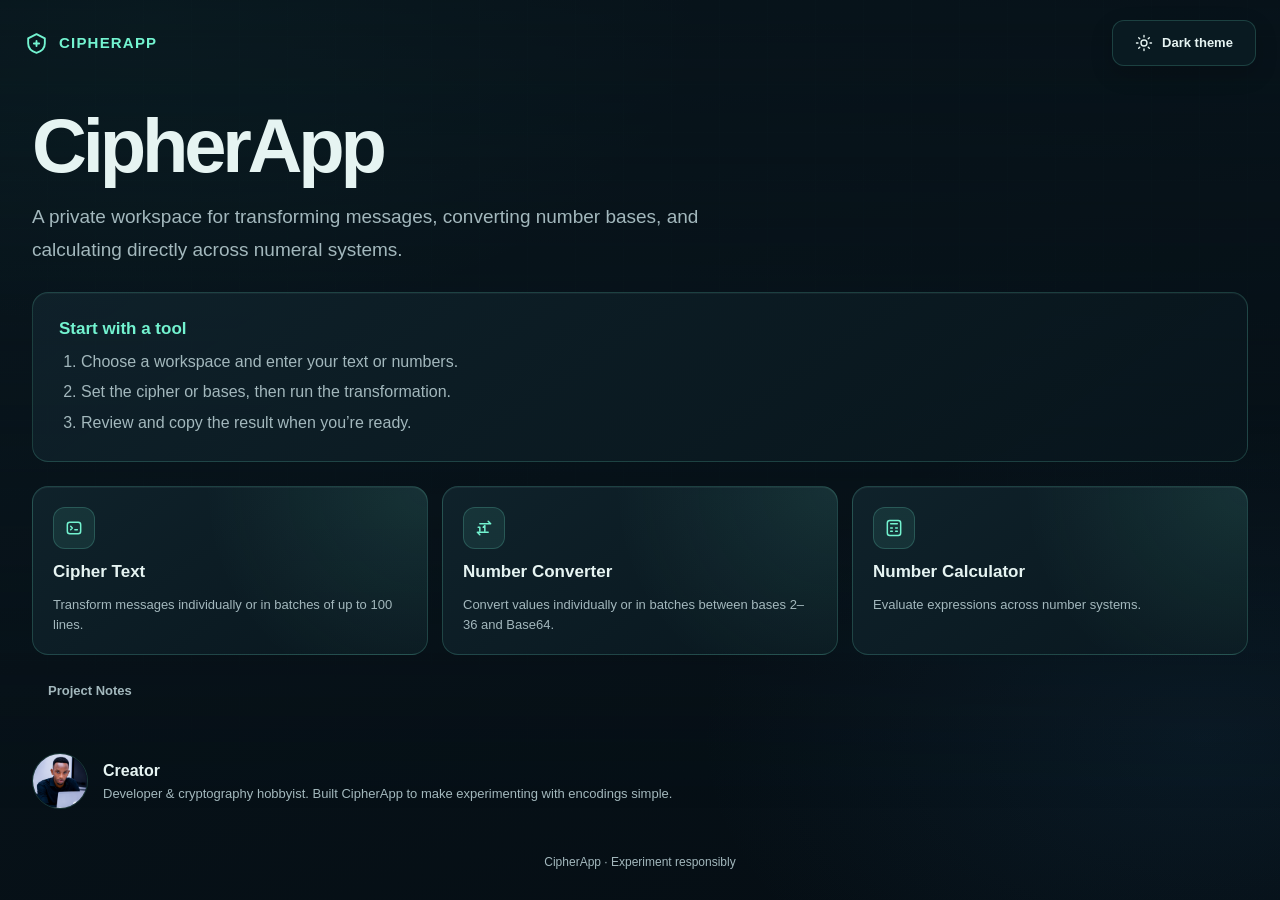
<file: index.html>
<!doctype html>
<html lang="en">
  <head>
    <meta charset="utf-8" />
    <meta name="viewport" content="width=device-width, initial-scale=1" />
    <meta name="theme-color" content="#071219" />
    <title>CipherApp — Home</title>
    <script src="theme.js"></script>
    <link rel="preconnect" href="https://fonts.googleapis.com" />
    <link rel="preconnect" href="https://fonts.gstatic.com" crossorigin />
    <link
      href="https://fonts.googleapis.com/css2?family=JetBrains+Mono:wght@300;400;600&display=swap"
      rel="stylesheet"
    />
    <link rel="stylesheet" href="style.css" />
  </head>
  <body>
    <a class="skip-link" href="#main-content">Skip to content</a>
    <div class="matrix"></div>
    <header class="topbar">
      <div class="brand">
        <svg
          class="brand-mark"
          viewBox="0 0 24 24"
          fill="none"
          stroke="currentColor"
          stroke-width="1.8"
          stroke-linecap="round"
          stroke-linejoin="round"
          aria-hidden="true"
          focusable="false"
        >
          <path d="M12 3 20 7v5c0 4.5-3.1 7.5-8 9-4.9-1.5-8-4.5-8-9V7l8-4Z" />
          <path d="M9.5 12h5M12 9.5v5" />
        </svg>
        CipherApp
      </div>
      <button
        class="theme-toggle"
        type="button"
        data-theme-toggle
        aria-label="Switch to light theme"
        aria-pressed="false"
      >
        <svg
          class="theme-icon theme-icon-sun"
          viewBox="0 0 24 24"
          fill="none"
          stroke="currentColor"
          stroke-width="1.8"
          stroke-linecap="round"
          stroke-linejoin="round"
          aria-hidden="true"
          focusable="false"
        >
          <circle cx="12" cy="12" r="4" />
          <path d="M12 2v2m0 16v2M4.93 4.93l1.42 1.42m11.3 11.3 1.42 1.42M2 12h2m16 0h2M4.93 19.07l1.42-1.42m11.3-11.3 1.42-1.42" />
        </svg>
        <svg
          class="theme-icon theme-icon-moon"
          viewBox="0 0 24 24"
          fill="none"
          stroke="currentColor"
          stroke-width="1.8"
          stroke-linecap="round"
          stroke-linejoin="round"
          aria-hidden="true"
          focusable="false"
        >
          <path d="M20.5 15.5A8.5 8.5 0 0 1 8.5 3.5a8.6 8.6 0 1 0 12 12Z" />
        </svg>
        <span class="theme-label">Dark theme</span>
      </button>
    </header>

    <main class="center" id="main-content" tabindex="-1">
      <h1>CipherApp</h1>
      <p class="lead">
        A private workspace for transforming messages, converting number bases,
        and calculating directly across numeral systems.
      </p>

      <section class="how">
        <h2>Start with a tool</h2>
        <ol>
          <li>Choose a workspace and enter your text or numbers.</li>
          <li>Set the cipher or bases, then run the transformation.</li>
          <li>Review and copy the result when you’re ready.</li>
        </ol>
      </section>

      <nav class="actions-row" id="tools" aria-label="CipherApp tools">
        <a class="big-btn" href="ciphertext.html">
          <span class="tool-icon">
            <svg
              viewBox="0 0 24 24"
              fill="none"
              stroke="currentColor"
              stroke-width="1.8"
              stroke-linecap="round"
              stroke-linejoin="round"
              aria-hidden="true"
              focusable="false"
            >
              <rect x="4" y="5" width="16" height="14" rx="3" />
              <path d="m8 10 2 2-2 2M13 14h3" />
            </svg>
          </span>
          Cipher Text
          <span class="tool-description">Transform messages individually or in batches of up to 100 lines.</span>
        </a>
        <a class="big-btn" href="numconv.html">
          <span class="tool-icon">
            <svg
              viewBox="0 0 24 24"
              fill="none"
              stroke="currentColor"
              stroke-width="1.8"
              stroke-linecap="round"
              stroke-linejoin="round"
              aria-hidden="true"
              focusable="false"
            >
              <path d="M7 7h13l-3-3M17 17H4l3 3" />
              <path d="M5 11h2v5M13 11h-2l2-2v7" />
            </svg>
          </span>
          Number Converter
          <span class="tool-description">Convert values individually or in batches between bases 2–36 and Base64.</span>
        </a>
        <a class="big-btn" href="numcalc.html">
          <span class="tool-icon">
            <svg
              viewBox="0 0 24 24"
              fill="none"
              stroke="currentColor"
              stroke-width="1.8"
              stroke-linecap="round"
              stroke-linejoin="round"
              aria-hidden="true"
              focusable="false"
            >
              <rect x="4" y="3" width="16" height="18" rx="3" />
              <path d="M8 7h8M8 12h2M14 12h2M8 16h2M14 16h2" />
            </svg>
          </span>
          Number Calculator
          <span class="tool-description">Evaluate expressions across number systems.</span>
        </a>
      </nav>

      <div class="extra-row">
        <a class="link-btn" href="README.md">Project Notes</a>
      </div>

      <aside class="dev-card">
        <img
          src="imgs/ME.png"
          alt="Creator"
          class="dp"
          width="56"
          height="56"
          loading="lazy"
        />
        <div>
          <div class="dev-name">Creator</div>
          <div class="dev-bio">
            Developer & cryptography hobbyist. Built CipherApp to make
            experimenting with encodings simple.
          </div>
        </div>
      </aside>
    </main>

    <footer class="footer">CipherApp · Experiment responsibly</footer>
  </body>
</html>
</file>
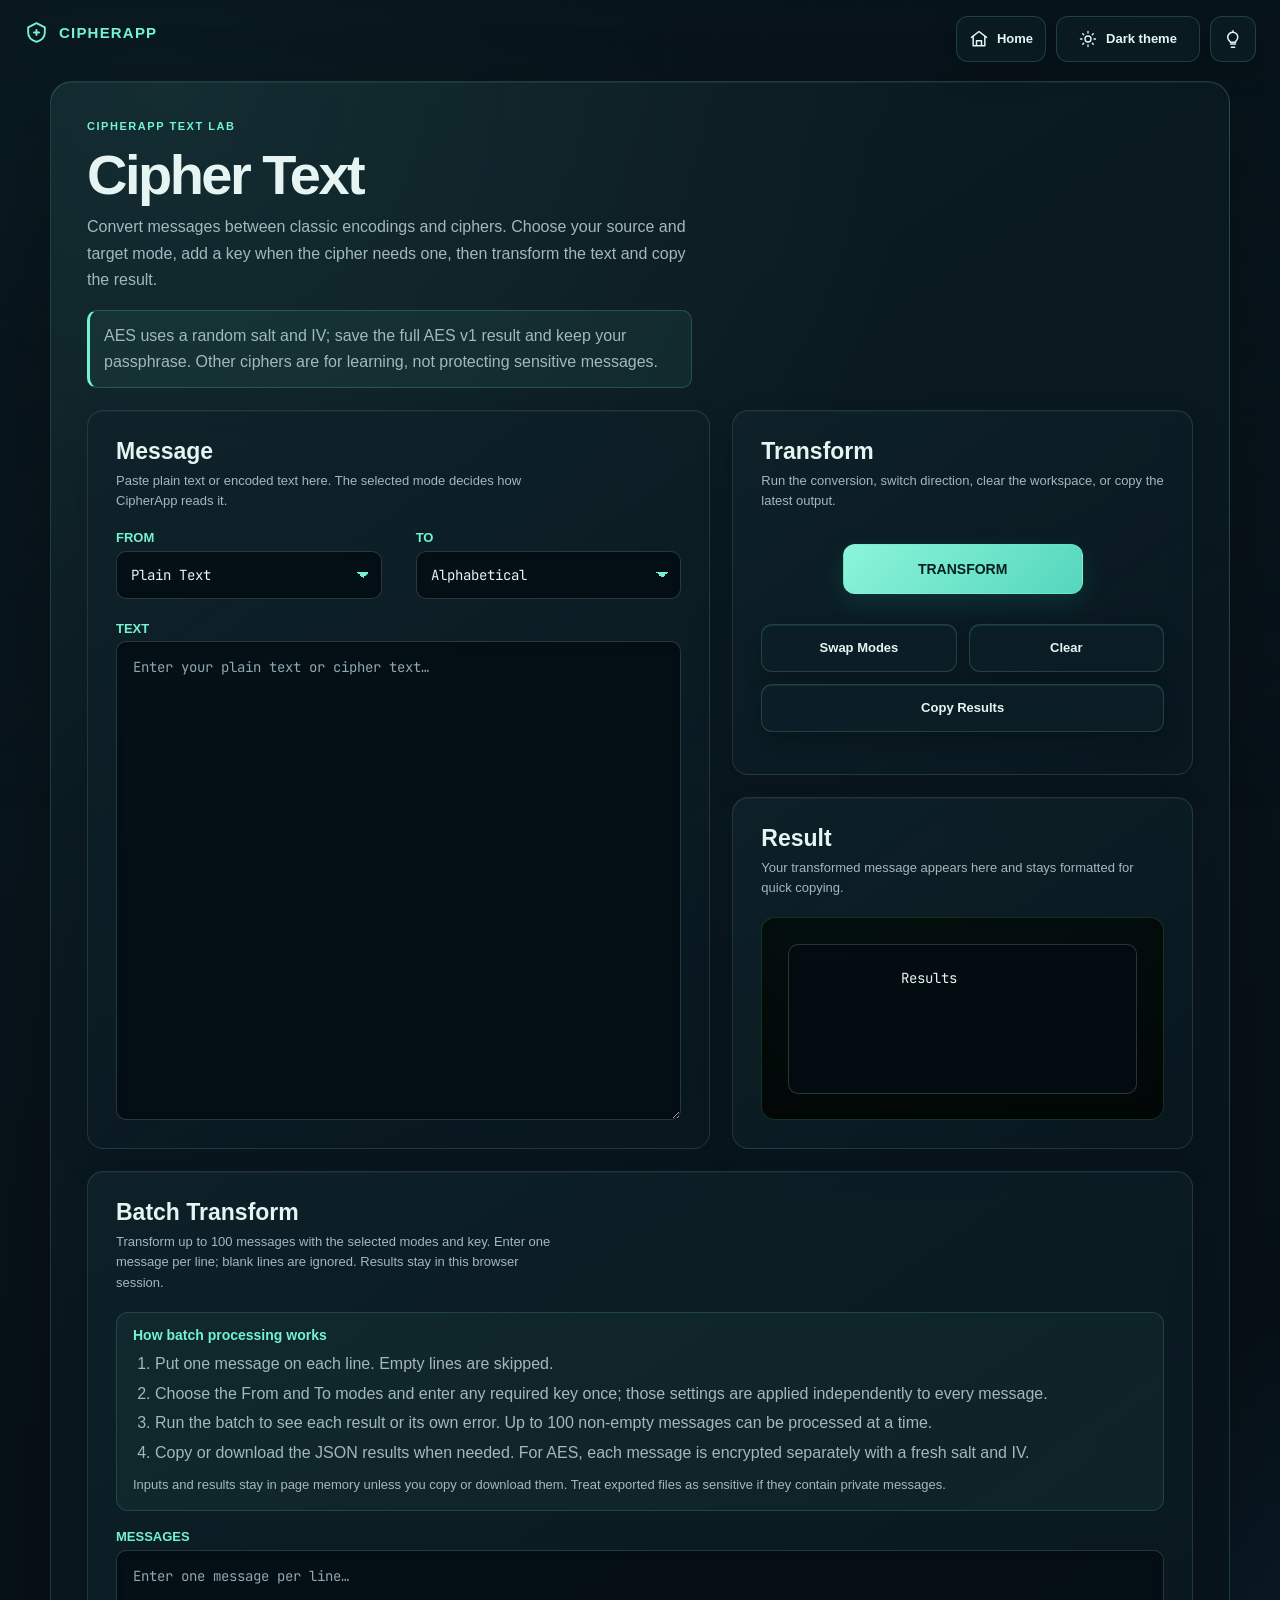
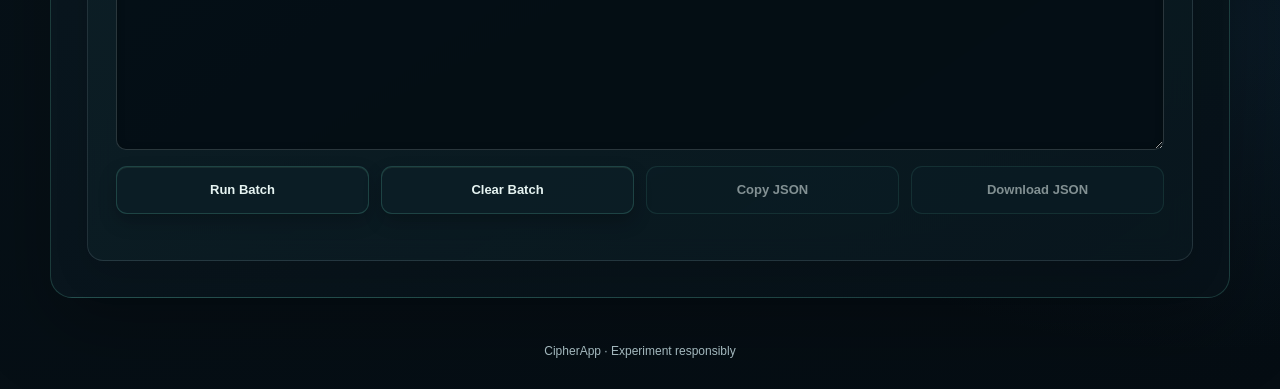
<file: ciphertext.html>
<!doctype html>
<html lang="en">
  <head>
    <meta charset="utf-8" />
    <meta name="viewport" content="width=device-width, initial-scale=1" />
    <meta name="theme-color" content="#071219" />
    <title>CipherApp — Cipher Text</title>
    <script src="theme.js"></script>
    <link rel="preconnect" href="https://fonts.googleapis.com" />
    <link rel="preconnect" href="https://fonts.gstatic.com" crossorigin />
    <link
      href="https://fonts.googleapis.com/css2?family=JetBrains+Mono:wght@300;400;600&display=swap"
      rel="stylesheet"
    />

    <style>
      body {
        background:
          radial-gradient(
            circle at 14% 8%,
            rgba(57, 255, 20, 0.15),
            transparent 28%
          ),
          radial-gradient(
            circle at 86% 92%,
            rgba(7, 104, 31, 0.34),
            transparent 24%
          ),
          linear-gradient(180deg, #031006 0%, #000500 100%);
      }

      .center {
        width: min(100% - clamp(20px, 5vw, 72px), 1360px);
        max-width: none;
        margin: clamp(12px, 3vh, 34px) auto;
        padding: 0;
        flex: 1;
      }

      .cipher-shell {
        display: grid;
        grid-template-columns: minmax(0, 1fr);
        gap: clamp(16px, 2vw, 26px);
        width: 100%;
        min-height: calc(100vh - clamp(24px, 6vh, 68px));
        border: 1px solid rgba(105, 255, 126, 0.1);
        border-radius: 18px;
        background:
          radial-gradient(
            circle at 10% 0%,
            rgba(57, 255, 20, 0.12),
            transparent 34%
          ),
          linear-gradient(180deg, rgba(8, 35, 14, 0.64), rgba(1, 11, 4, 0.52)),
          #041007;
        color: #e9ffe9;
        padding: clamp(18px, 3vw, 38px);
        box-shadow:
          0 24px 70px rgba(0, 0, 0, 0.46),
          inset 0 1px 0 rgba(184, 247, 176, 0.08);
      }

      .workspace-intro {
        display: grid;
        gap: 10px;
        max-width: 760px;
      }

      .workspace-kicker {
        color: #82e97e;
        font-size: clamp(11px, 1.2vw, 13px);
        font-weight: 600;
        text-transform: uppercase;
      }

      .workspace-intro h1 {
        margin: 0;
        color: #ecffdd;
        font-size: clamp(34px, 5vw, 68px);
        line-height: 0.95;
      }

      .workspace-intro p {
        max-width: 68ch;
        margin: 0;
        color: #a6caa4;
        font-size: clamp(13px, 1.5vw, 16px);
        line-height: 1.65;
      }

      .wire-panel {
        border: 1px solid rgba(105, 255, 126, 0.08);
        border-radius: 16px;
        background: linear-gradient(
          180deg,
          rgba(6, 28, 11, 0.38),
          rgba(2, 13, 5, 0.3)
        );
        padding: clamp(16px, 2.2vw, 26px);
        box-shadow:
          inset 0 1px 0 rgba(184, 247, 176, 0.07),
          0 14px 32px rgba(0, 0, 0, 0.22);
        backdrop-filter: blur(8px);
      }

      .panel-heading {
        display: flex;
        justify-content: space-between;
        gap: 18px;
        align-items: end;
        margin-bottom: clamp(14px, 2vw, 22px);
      }

      .panel-heading h2 {
        margin: 0;
        color: #eaffdf;
        font-size: clamp(17px, 2vw, 23px);
        line-height: 1.1;
      }

      .panel-heading p {
        max-width: 42ch;
        margin: 0;
        color: #91b891;
        font-size: clamp(11px, 1.4vw, 13px);
        line-height: 1.5;
      }

      .mode-row {
        display: grid;
        grid-template-columns: minmax(0, 1fr) minmax(0, 1fr);
        gap: clamp(12px, 3vw, 34px);
        align-items: start;
        margin-bottom: clamp(14px, 2vw, 22px);
      }

      .field-group {
        display: flex;
        flex-direction: column;
        gap: 5px;
        min-width: 0;
      }

      .field-group label,
      .control-title,
      .output-label {
        color: #a8efaa;
        font-size: clamp(10px, 1.8vw, 12px);
        font-weight: 600;
        text-transform: uppercase;
        line-height: 1.2;
      }

      .field-group input,
      .field-group select,
      .field-group textarea {
        width: 100%;
        min-width: 0;
        border: 1px solid rgba(105, 255, 126, 0.26);
        border-radius: 8px;
        background: rgba(1, 8, 3, 0.82);
        color: #ecffdd;
        font-family: inherit;
        font-size: clamp(11px, 2vw, 13px);
        outline: none;
        box-shadow: inset 0 1px 12px rgba(0, 0, 0, 0.3);
        transition:
          border-color 160ms ease,
          box-shadow 160ms ease,
          background 160ms ease;
      }

      .field-group input:focus,
      .field-group select:focus,
      .field-group textarea:focus {
        border-color: rgba(57, 255, 20, 0.76);
        background: rgba(2, 16, 6, 0.94);
        box-shadow:
          0 0 0 3px rgba(57, 255, 20, 0.12),
          inset 0 1px 12px rgba(0, 0, 0, 0.35);
      }

      .field-group select {
        appearance: none;
        -webkit-appearance: none;
        background-image:
          linear-gradient(45deg, transparent 50%, #8cff85 50%),
          linear-gradient(135deg, #8cff85 50%, transparent 50%);
        background-position:
          calc(100% - 18px) 50%,
          calc(100% - 12px) 50%;
        background-size:
          6px 6px,
          6px 6px;
        background-repeat: no-repeat;
      }

      .field-group option {
        background: #041007;
        color: #ecffdd;
      }

      .field-group select,
      .field-group input {
        min-height: 46px;
        padding: 8px 34px 8px 12px;
      }

      .field-group textarea {
        display: block;
        min-height: clamp(220px, 36vh, 430px);
        padding: 14px;
        resize: vertical;
      }

      .input-area label {
        position: absolute;
        width: 1px;
        height: 1px;
        overflow: hidden;
        clip: rect(0, 0, 0, 0);
      }

      .input-area textarea::placeholder {
        color: #7fac82;
        opacity: 1;
      }

      .control-panel {
        display: grid;
        align-content: start;
        gap: 14px;
      }

      .control-title {
        text-align: center;
        letter-spacing: 0;
      }

      .controls {
        display: grid;
        grid-template-columns: repeat(3, minmax(0, 1fr));
        gap: 10px;
      }

      .big-btn,
      .link-btn {
        display: inline-flex;
        align-items: center;
        justify-content: center;
        width: 100%;
        min-height: 42px;
        border: 1px solid rgba(105, 255, 126, 0.32);
        border-radius: 8px;
        background: rgba(5, 25, 9, 0.88);
        color: #dfffd8;
        font: inherit;
        font-size: clamp(10px, 1.8vw, 12px);
        font-weight: 600;
        line-height: 1.15;
        padding: 8px 10px;
        cursor: pointer;
        text-decoration: none;
        white-space: nowrap;
        box-shadow:
          inset 0 1px 0 rgba(184, 247, 176, 0.08),
          0 8px 18px rgba(0, 0, 0, 0.22);
        transition:
          transform 160ms ease,
          border-color 160ms ease,
          background 160ms ease,
          color 160ms ease,
          box-shadow 160ms ease;
      }

      .control-title.big-btn {
        justify-self: center;
        width: min(100%, 240px);
        min-height: 44px;
        border-color: rgba(57, 255, 20, 0.55);
        background: linear-gradient(180deg, #a9fca2, #38d835);
        color: #021005;
        text-transform: uppercase;
        box-shadow:
          0 0 24px rgba(57, 255, 20, 0.14),
          0 10px 24px rgba(0, 0, 0, 0.38);
      }

      .control-title.big-btn:hover {
        background: linear-gradient(180deg, #c3ffbd, #55ef50);
        text-decoration: none;
      }

      .big-btn:hover,
      .link-btn:hover {
        border-color: rgba(57, 255, 20, 0.72);
        background: rgba(10, 45, 16, 0.96);
        color: #ffffff;
        transform: translateY(-1px);
        box-shadow:
          0 0 20px rgba(57, 255, 20, 0.1),
          0 10px 22px rgba(0, 0, 0, 0.28);
      }

      .key-row {
        display: grid;
        gap: 8px;
      }

      .dev-bio {
        color: #9dc79d;
        font-size: clamp(9px, 1.6vw, 11px);
      }

      .result-box {
        display: grid;
        align-items: start;
        justify-items: stretch;
        min-height: clamp(220px, 38vh, 430px);
        border: 1px solid rgba(105, 255, 126, 0.16);
        border-radius: 14px;
        background: linear-gradient(
          180deg,
          rgba(0, 9, 3, 0.62),
          rgba(0, 4, 1, 0.76)
        );
        padding: clamp(16px, 2vw, 28px);
        box-shadow: inset 0 0 28px rgba(0, 0, 0, 0.32);
      }

      .output-area {
        align-self: start;
        width: 100%;
        min-height: 1.4em;
        color: #eaffdf;
        font-size: clamp(11px, 2vw, 13px);
        text-align: left;
        white-space: pre-wrap;
        overflow-wrap: anywhere;
      }

      .btn-icon {
        display: none;
      }

      .tips-overlay {
        position: fixed;
        top: 18px;
        right: 18px;
        z-index: 12;
        display: flex;
        flex-direction: column;
        align-items: flex-end;
        gap: 10px;
        pointer-events: none;
      }

      .tips-toggle {
        pointer-events: auto;
        display: inline-flex;
        align-items: center;
        justify-content: center;
        width: 48px;
        height: 48px;
        border: 1px solid rgba(105, 255, 126, 0.35);
        border-radius: 50%;
        background: rgba(4, 16, 8, 0.85);
        color: #f3ffcf;
        font-size: 1.2rem;
        cursor: pointer;
        box-shadow: 0 12px 26px rgba(0, 0, 0, 0.26);
        transition:
          transform 160ms ease,
          border-color 160ms ease,
          background 160ms ease;
      }

      .tips-toggle:hover,
      .tips-toggle:focus,
      .home-link:hover,
      .home-link:focus {
        transform: translateY(-1px);
        border-color: rgba(57, 255, 20, 0.72);
        background: rgba(10, 34, 12, 0.96);
      }

      .home-link {
        pointer-events: auto;
        display: inline-flex;
        align-items: center;
        justify-content: center;
        gap: 8px;
        padding: 0 14px;
        min-height: 44px;
        border: 1px solid rgba(105, 255, 126, 0.35);
        border-radius: 999px;
        background: rgba(4, 16, 8, 0.88);
        color: #f3ffcf;
        font-size: 0.94rem;
        text-decoration: none;
        cursor: pointer;
        box-shadow: 0 12px 26px rgba(0, 0, 0, 0.22);
        transition:
          transform 160ms ease,
          border-color 160ms ease,
          background 160ms ease;
      }

      .tips-popup {
        position: absolute;
        top: calc(100% + 12px);
        right: 0;
        width: min(320px, 86vw);
        padding: 16px;
        border-radius: 18px;
        border: 1px solid rgba(105, 255, 126, 0.14);
        background: rgba(2, 8, 3, 0.96);
        color: #e9ffe9;
        box-shadow: 0 18px 44px rgba(0, 0, 0, 0.35);
        transform-origin: top right;
        transform: translateY(-10px);
        opacity: 0;
        visibility: hidden;
        pointer-events: none;
        transition:
          opacity 180ms ease,
          transform 180ms ease,
          visibility 180ms ease;
      }

      .tips-popup[hidden] {
        display: none;
      }

      .tips-overlay.open .tips-popup {
        display: block;
        opacity: 1;
        visibility: visible;
        pointer-events: auto;
        transform: translateY(0);
      }

      .tips-popup h2 {
        margin: 0 0 10px;
        color: #b8ff9f;
        font-size: 1rem;
      }

      .tips-popup ul {
        margin: 0;
        padding-left: 18px;
        color: #c9e6b7;
        line-height: 1.6;
      }

      .tips-popup li {
        margin-bottom: 8px;
      }

      .tips-popup li:last-child {
        margin-bottom: 0;
      }

      @media (min-width: 980px) {
        .cipher-shell {
          grid-template-columns: minmax(0, 1.18fr) minmax(330px, 0.82fr);
          align-items: stretch;
        }

        .workspace-intro {
          grid-column: 1 / -1;
        }

        .input-panel {
          grid-row: span 2;
        }

        .input-panel,
        .result-panel {
          display: flex;
          flex-direction: column;
        }

        .input-area,
        .input-area textarea,
        .result-box {
          flex: 1;
        }

        .result-box {
          min-height: 0;
        }
      }

      @media (max-width: 560px) {
        .center {
          width: min(100% - 16px, 660px);
          margin-top: 8px;
        }

        .cipher-shell {
          border-radius: 12px;
          min-height: calc(100vh - 24px);
          padding: 14px;
        }

        .panel-heading {
          display: grid;
          gap: 8px;
        }

        .mode-row {
          grid-template-columns: 1fr;
          gap: 10px;
        }

        .controls {
          grid-template-columns: 1fr;
        }

        .field-group select,
        .field-group input,
        .field-group textarea,
        .big-btn,
        .link-btn {
          font-size: 12px;
        }
      }
    </style>
    <link rel="stylesheet" href="style.css" />
  </head>
  <body class="tool-page">
    <a class="skip-link" href="#main-content">Skip to content</a>
    <div class="matrix"></div>
    <div class="tips-overlay">
      <a class="home-link" href="index.html" aria-label="Back to home">
        <svg
          viewBox="0 0 24 24"
          fill="none"
          stroke="currentColor"
          stroke-width="1.8"
          stroke-linecap="round"
          stroke-linejoin="round"
          aria-hidden="true"
          focusable="false"
        >
          <path d="m3 10 9-7 9 7" />
          <path d="M5 9v11h14V9M9 20v-6h6v6" />
        </svg>
        <span>Home</span>
      </a>
      <button
        class="theme-toggle"
        type="button"
        data-theme-toggle
        aria-label="Switch to light theme"
        aria-pressed="false"
      >
        <svg
          class="theme-icon theme-icon-sun"
          viewBox="0 0 24 24"
          fill="none"
          stroke="currentColor"
          stroke-width="1.8"
          stroke-linecap="round"
          stroke-linejoin="round"
          aria-hidden="true"
          focusable="false"
        >
          <circle cx="12" cy="12" r="4" />
          <path d="M12 2v2m0 16v2M4.93 4.93l1.42 1.42m11.3 11.3 1.42 1.42M2 12h2m16 0h2M4.93 19.07l1.42-1.42m11.3-11.3 1.42-1.42" />
        </svg>
        <svg
          class="theme-icon theme-icon-moon"
          viewBox="0 0 24 24"
          fill="none"
          stroke="currentColor"
          stroke-width="1.8"
          stroke-linecap="round"
          stroke-linejoin="round"
          aria-hidden="true"
          focusable="false"
        >
          <path d="M20.5 15.5A8.5 8.5 0 0 1 8.5 3.5a8.6 8.6 0 1 0 12 12Z" />
        </svg>
        <span class="theme-label">Dark theme</span>
      </button>
      <button
        class="tips-toggle"
        id="tipsToggle"
        aria-expanded="false"
        aria-controls="tipsPopup"
        aria-label="Cipher tips"
      >
        <svg
          viewBox="0 0 24 24"
          fill="none"
          stroke="currentColor"
          stroke-width="1.8"
          stroke-linecap="round"
          stroke-linejoin="round"
          aria-hidden="true"
          focusable="false"
        >
          <path d="M9 18h6M10 22h4M8 14.5A6 6 0 1 1 16 14c-.8.6-1 1.2-1 2H9c0-.7-.3-1.1-1-1.5Z" />
          <path d="M12 2v1" />
        </svg>
      </button>
      <div
        class="tips-popup"
        id="tipsPopup"
        role="dialog"
        aria-labelledby="tipsTitle"
        hidden
      >
        <h2 id="tipsTitle">Cipher Tips</h2>
        <ul>
          <li>Use a phrase key for Vigenere; avoid numbers and symbols.</li>
          <li>
            Caesar shifts move letters by a fixed amount; try 3 for classic
            text.
          </li>
          <li>Rail Fence uses zig-zag rows; the depth controls the rails.</li>
          <li>XOR works on bytes; keep the key short but not empty.</li>
          <li>
            AES uses a random salt and IV. Keep the full CipherApp AES v1 output
            with your passphrase.
          </li>
          <li>
            Classical ciphers and encodings are for learning, not secure
            communication.
          </li>
        </ul>
      </div>
    </div>
    <header class="topbar">
      <div class="brand">
        <svg
          class="brand-mark"
          viewBox="0 0 24 24"
          fill="none"
          stroke="currentColor"
          stroke-width="1.8"
          stroke-linecap="round"
          stroke-linejoin="round"
          aria-hidden="true"
          focusable="false"
        >
          <path d="M12 3 20 7v5c0 4.5-3.1 7.5-8 9-4.9-1.5-8-4.5-8-9V7l8-4Z" />
          <path d="M9.5 12h5M12 9.5v5" />
        </svg>
        CipherApp
      </div>
    </header>

    <main class="center" id="main-content" tabindex="-1">
      <div class="cipher-shell cipher-layout">
        <section class="workspace-intro" aria-label="Cipher text overview">
          <div class="workspace-kicker">CipherApp text lab</div>
          <h1>Cipher Text</h1>
          <p>
            Convert messages between classic encodings and ciphers. Choose your
            source and target mode, add a key when the cipher needs one, then
            transform the text and copy the result.
          </p>
          <p class="security-note">
            AES uses a random salt and IV; save the full AES v1 result and
            keep your passphrase. Other ciphers are for learning, not
            protecting sensitive messages.
          </p>
        </section>

        <section class="wire-panel input-panel" aria-label="Cipher input">
          <div class="panel-heading">
            <div>
              <h2>Message</h2>
              <p>
                Paste plain text or encoded text here. The selected mode decides
                how CipherApp reads it.
              </p>
            </div>
          </div>

          <div class="mode-row">
            <div class="field-group">
              <label for="inputCipherType">From</label>
              <select
                id="inputCipherType"
                name="inputCipherType"
                autocomplete="off"
              >
                <option value="plain">Plain Text</option>
                <option value="alphabetical">Alphabetical</option>
                <option value="caesar">Caesar Shift</option>
                <option value="base64">Base64 (UTF-8 text)</option>
                <option value="rot13">ROT13</option>
                <option value="binary">Binary</option>
                <option value="letternumber">Letter number</option>
                <option value="ascii">ASCII</option>
                <option value="vigenere">Vigenere Cipher</option>
                <option value="railfence">Rail Fence Cipher</option>
                <option value="xor">XOR Cipher</option>
                <option value="aes">AES Encryption</option>
              </select>
            </div>

            <div class="field-group">
              <label for="cipherType">To</label>
              <select
                id="cipherType"
                name="cipherType"
                autocomplete="off"
              >
                <option value="plain">Plain Text</option>
                <option value="alphabetical" selected>Alphabetical</option>
                <option value="caesar">Caesar Shift</option>
                <option value="base64">Base64 (UTF-8 text)</option>
                <option value="rot13">ROT13</option>
                <option value="binary">Binary</option>
                <option value="letternumber">Letter number</option>
                <option value="ascii">ASCII</option>
                <option value="vigenere">Vigenere Cipher</option>
                <option value="railfence">Rail Fence Cipher</option>
                <option value="xor">XOR Cipher</option>
                <option value="aes">AES Encryption</option>
              </select>
            </div>
          </div>

          <div class="field-group input-area">
            <label for="cipherInput">Text</label>
            <textarea
              id="cipherInput"
              name="message"
              autocomplete="off"
              spellcheck="false"
              placeholder="Enter your plain text or cipher text…"
            ></textarea>
          </div>
        </section>

        <section class="wire-panel control-panel" aria-label="Cipher controls">
          <div class="panel-heading">
            <div>
              <h2>Transform</h2>
              <p>
                Run the conversion, switch direction, clear the workspace, or
                copy the latest output.
              </p>
            </div>
          </div>

          <button class="big-btn control-title" id="transformBtn">
            Transform
          </button>

          <div class="controls">
            <button class="link-btn" id="swapBtn">Swap Modes</button>
            <button class="link-btn" id="clearBtn">Clear</button>
            <button class="link-btn" id="copyBtn" title="Copy result">
              <span class="btn-label">Copy Results</span>
            </button>
          </div>

          <div class="key-row">
            <div class="field-group" id="keyGroup">
              <label for="cipherKey">Shift key / Depth / Phrase</label>
              <input
                id="cipherKey"
                name="cipherKey"
                type="text"
                inputmode="text"
                autocomplete="off"
                spellcheck="false"
                placeholder="For example, 3…"
                value="3"
              />
              <div id="cipherKeyHelp" class="dev-bio">
                Use the key for the selected cipher.
              </div>
            </div>
          </div>
        </section>

        <section class="wire-panel result-panel" aria-label="Cipher result">
          <div class="panel-heading">
            <div>
              <h2>Result</h2>
              <p>
                Your transformed message appears here and stays formatted for
                quick copying.
              </p>
            </div>
          </div>

          <div class="result-box">
            <div id="cipherOutput" class="output-area" aria-live="polite">
              Results
            </div>
          </div>
        </section>

        <section
          class="wire-panel batch-panel"
          aria-label="Batch cipher processing"
        >
          <div class="panel-heading">
            <div>
              <h2>Batch Transform</h2>
              <p>
                Transform up to 100 messages with the selected modes and key.
                Enter one message per line; blank lines are ignored. Results
                stay in this browser session.
              </p>
            </div>
          </div>

          <section class="batch-help" aria-labelledby="cipherBatchHelpHeading">
            <h3 id="cipherBatchHelpHeading">How batch processing works</h3>
            <ol>
              <li>Put one message on each line. Empty lines are skipped.</li>
              <li>
                Choose the From and To modes and enter any required key once;
                those settings are applied independently to every message.
              </li>
              <li>
                Run the batch to see each result or its own error. Up to 100
                non-empty messages can be processed at a time.
              </li>
              <li>
                Copy or download the JSON results when needed. For AES, each
                message is encrypted separately with a fresh salt and IV.
              </li>
            </ol>
            <p>
              Inputs and results stay in page memory unless you copy or
              download them. Treat exported files as sensitive if they contain
              private messages.
            </p>
          </section>

          <div class="field-group">
            <label for="cipherBatchInput">Messages</label>
            <textarea
              id="cipherBatchInput"
              name="cipherBatchInput"
              autocomplete="off"
              spellcheck="false"
              placeholder="Enter one message per line…"
            ></textarea>
          </div>

          <div class="controls">
            <button class="big-btn" id="cipherBatchRunBtn">Run Batch</button>
            <button class="link-btn" id="cipherBatchClearBtn">Clear Batch</button>
            <button class="link-btn" id="cipherBatchCopyBtn" disabled>Copy JSON</button>
            <button class="link-btn" id="cipherBatchDownloadBtn" disabled>
              Download JSON
            </button>
          </div>

          <div id="cipherBatchStatus" class="dev-bio" aria-live="polite"></div>
          <ol
            id="cipherBatchResults"
            class="batch-results"
            aria-label="Batch results"
          ></ol>
        </section>
      </div>
    </main>

    <footer class="footer">CipherApp · Experiment responsibly</footer>

    <script>
      const input = document.getElementById("cipherInput");
      const output = document.getElementById("cipherOutput");
      const type = document.getElementById("cipherType");
      const inputType = document.getElementById("inputCipherType");
      const key = document.getElementById("cipherKey");
      const keyHelp = document.getElementById("cipherKeyHelp");
      const keyGroup = document.getElementById("keyGroup");
      const transformBtn = document.getElementById("transformBtn");
      const swapBtn = document.getElementById("swapBtn");
      const copyBtn = document.getElementById("copyBtn");
      const clearBtn = document.getElementById("clearBtn");
      const batchInput = document.getElementById("cipherBatchInput");
      const batchRunBtn = document.getElementById("cipherBatchRunBtn");
      const batchClearBtn = document.getElementById("cipherBatchClearBtn");
      const batchCopyBtn = document.getElementById("cipherBatchCopyBtn");
      const batchDownloadBtn = document.getElementById("cipherBatchDownloadBtn");
      const batchStatus = document.getElementById("cipherBatchStatus");
      const batchResultsList = document.getElementById("cipherBatchResults");
      let batchRecords = [];
      const keyedTypes = ["caesar", "vigenere", "railfence", "xor", "aes"];

      function alphabetical(str) {
        return str.replace(/[a-z]/gi, (char) => {
          const base = char <= "Z" ? 65 : 97;
          const code = base + (25 - (char.charCodeAt(0) - base));
          return String.fromCharCode(code);
        });
      }

      function caesar(str, shift) {
        return str.replace(/[a-z]/gi, (char) => {
          const base = char <= "Z" ? 65 : 97;
          const code = ((char.charCodeAt(0) - base + shift + 26) % 26) + base;
          return String.fromCharCode(code);
        });
      }

      function letterNumber(str, encode) {
        if (encode) {
          return [...str]
            .map((char) => {
              if (/\p{L}/u.test(char)) {
                const code = char.toUpperCase().charCodeAt(0) - 64;
                return code;
              }
              return char === " " ? "/" : char;
            })
            .join(" ");
        }

        return str
          .split(/\s+/)
          .map((token) => {
            if (/^\d+$/.test(token)) {
              const value = parseInt(token, 10);
              return value >= 1 && value <= 26
                ? String.fromCharCode(value + 64)
                : "";
            }
            return token === "/" ? " " : token;
          })
          .join("");
      }

      function asciiEncode(str) {
        return [...str].map((char) => char.charCodeAt(0)).join(" ");
      }

      function asciiDecode(str) {
        return str
          .split(/\s+/)
          .map((code) => {
            const parsed = parseInt(code, 10);
            return isNaN(parsed) ? "" : String.fromCharCode(parsed);
          })
          .join("");
      }

      function toBinary(str) {
        return [...str]
          .map((char) => char.charCodeAt(0).toString(2).padStart(8, "0"))
          .join(" ");
      }

      function fromBinary(str) {
        return str
          .split(/\s+/)
          .map((chunk) => {
            const parsed = parseInt(chunk, 2);
            return Number.isNaN(parsed) ? "" : String.fromCharCode(parsed);
          })
          .join("");
      }

      function vigenere(str, passphrase, encode) {
        const normalizedKey = passphrase
          .replace(/[^A-Za-z]/g, "")
          .toUpperCase();
        if (!normalizedKey) throw new Error("Enter a valid passphrase.");

        let keyIndex = 0;
        return [...str]
          .map((char) => {
            const isUpper = char >= "A" && char <= "Z";
            const isLower = char >= "a" && char <= "z";
            if (!isUpper && !isLower) return char;

            const base = isUpper ? 65 : 97;
            const shift =
              normalizedKey[keyIndex % normalizedKey.length].charCodeAt(0) - 65;
            const offset =
              (char.charCodeAt(0) - base + (encode ? shift : -shift) + 26) % 26;
            keyIndex += 1;
            return String.fromCharCode(base + offset);
          })
          .join("");
      }

      function railFenceEncode(str, rails) {
        rails = Math.max(2, rails);
        const fence = Array.from({ length: rails }, () => []);
        let row = 0;
        let direction = 1;

        [...str].forEach((char) => {
          fence[row].push(char);
          if (row === 0) direction = 1;
          if (row === rails - 1) direction = -1;
          row += direction;
        });

        return fence.map((line) => line.join("")).join("");
      }

      function railFenceDecode(str, rails) {
        rails = Math.max(2, rails);
        const pattern = Array.from({ length: str.length }, () => 0);
        let row = 0;
        let direction = 1;

        for (let i = 0; i < str.length; i += 1) {
          pattern[i] = row;
          if (row === 0) direction = 1;
          if (row === rails - 1) direction = -1;
          row += direction;
        }

        const fence = Array.from({ length: rails }, () => []);
        let index = 0;
        for (let r = 0; r < rails; r += 1) {
          for (let i = 0; i < str.length; i += 1) {
            if (pattern[i] === r) fence[r].push(str[index++] || "");
          }
        }

        return pattern
          .map((rowNumber) => fence[rowNumber].shift() || "")
          .join("");
      }

      function xorCipher(str, keyString, encode) {
        if (!keyString) throw new Error("Enter a valid XOR key.");
        const keyChars = [...keyString].map((c) => c.charCodeAt(0));
        if (keyChars.length === 0) throw new Error("Enter a valid XOR key.");

        if (encode) {
          return [...str]
            .map((char, index) => {
              const value =
                char.charCodeAt(0) ^ keyChars[index % keyChars.length];
              return value.toString(16).padStart(2, "0");
            })
            .join(" ");
        }

        return str
          .split(/\s+/)
          .map((hex, index) => {
            const parsed = parseInt(hex, 16);
            if (isNaN(parsed)) return "";
            const value = parsed ^ keyChars[index % keyChars.length];
            return String.fromCharCode(value);
          })
          .join("");
      }

      const AES_V1_PREFIX = "CipherApp-AES-GCM:v1:";
      const AES_V1_CONTEXT = new TextEncoder().encode("CipherApp-AES-GCM:v1");
      const LEGACY_AES_SALT = new TextEncoder().encode("CipherApp-Salt");

      function encodeBase64Bytes(bytes) {
        let binary = "";
        const chunkSize = 0x8000;
        for (let offset = 0; offset < bytes.length; offset += chunkSize) {
          binary += String.fromCharCode(
            ...bytes.subarray(offset, offset + chunkSize),
          );
        }
        return btoa(binary);
      }

      function decodeBase64Bytes(value) {
        const normalized = value.replace(/\s+/g, "");
        if (
          !normalized ||
          normalized.length % 4 === 1 ||
          !/^[A-Za-z0-9+/]*={0,2}$/.test(normalized)
        ) {
          throw new Error("Invalid AES ciphertext format.");
        }
        const padded = normalized.padEnd(
          Math.ceil(normalized.length / 4) * 4,
          "=",
        );
        const decoded = atob(padded);
        return Uint8Array.from(decoded, (char) => char.charCodeAt(0));
      }

      async function deriveAesKey(password, salt) {
        const encoder = new TextEncoder();
        const keyMaterial = await crypto.subtle.importKey(
          "raw",
          encoder.encode(password),
          { name: "PBKDF2" },
          false,
          ["deriveKey"],
        );

        return crypto.subtle.deriveKey(
          {
            name: "PBKDF2",
            salt,
            iterations: 200000,
            hash: "SHA-256",
          },
          keyMaterial,
          { name: "AES-GCM", length: 256 },
          false,
          ["encrypt", "decrypt"],
        );
      }

      async function aesEncrypt(str, passphrase) {
        if (!passphrase) throw new Error("Enter a passphrase for AES.");
        if (!globalThis.crypto?.subtle) {
          throw new Error("AES encryption requires a secure browser context.");
        }
        const salt = crypto.getRandomValues(new Uint8Array(16));
        const iv = crypto.getRandomValues(new Uint8Array(12));
        const encoder = new TextEncoder();
        const keyMaterial = await deriveAesKey(passphrase, salt);
        const cipherText = await crypto.subtle.encrypt(
          { name: "AES-GCM", iv, additionalData: AES_V1_CONTEXT },
          keyMaterial,
          encoder.encode(str),
        );
        const payload = new Uint8Array(
          salt.byteLength + iv.byteLength + cipherText.byteLength,
        );
        payload.set(salt, 0);
        payload.set(iv, salt.byteLength);
        payload.set(
          new Uint8Array(cipherText),
          salt.byteLength + iv.byteLength,
        );
        return AES_V1_PREFIX + encodeBase64Bytes(payload);
      }

      async function aesDecrypt(str, passphrase) {
        if (!passphrase) throw new Error("Enter a passphrase for AES.");
        try {
          if (!globalThis.crypto?.subtle) {
            throw new Error("AES decryption requires a secure browser context.");
          }
          const isV1 = str.startsWith(AES_V1_PREFIX);
          const payload = isV1 ? str.slice(AES_V1_PREFIX.length) : str;
          const bytes = decodeBase64Bytes(payload);
          const salt = isV1 ? bytes.slice(0, 16) : LEGACY_AES_SALT;
          const ivOffset = isV1 ? 16 : 0;
          const iv = bytes.slice(ivOffset, ivOffset + 12);
          const data = bytes.slice(ivOffset + 12);
          if (
            iv.length !== 12 ||
            data.length < 16 ||
            (isV1 && salt.length !== 16)
          ) {
            throw new Error("Invalid AES ciphertext format.");
          }
          const keyMaterial = await deriveAesKey(passphrase, salt);
          const plainBuffer = await crypto.subtle.decrypt(
            {
              name: "AES-GCM",
              iv,
              ...(isV1 ? { additionalData: AES_V1_CONTEXT } : {}),
            },
            keyMaterial,
            data,
          );
          return new TextDecoder().decode(plainBuffer);
        } catch {
          throw new Error(
            "AES decryption failed. Check the full ciphertext and passphrase.",
          );
        }
      }

      function getShift() {
        return parseInt(key.value, 10) || 0;
      }

      function getRails() {
        return parseInt(key.value, 10) || 2;
      }

      async function decodeByType(value, selectedType) {
        switch (selectedType) {
          case "plain":
            return value;
          case "alphabetical":
            return alphabetical(value);
          case "caesar":
            return caesar(value, -getShift());
          case "base64":
            try {
              return new TextDecoder("utf-8", { fatal: true }).decode(
                decodeBase64Bytes(value),
              );
            } catch {
              throw new Error("Invalid Base64 input for UTF-8 text decoding.");
            }
          case "rot13":
            return caesar(value, 13);
          case "binary":
            return fromBinary(value);
          case "letternumber":
            return letterNumber(value, false);
          case "ascii":
            return asciiDecode(value);
          case "vigenere":
            return vigenere(value, key.value, false);
          case "railfence":
            return railFenceDecode(value, getRails());
          case "xor":
            return xorCipher(value, key.value, false);
          case "aes":
            return aesDecrypt(value, key.value);
          default:
            return value;
        }
      }

      async function encodeByType(value, selectedType) {
        switch (selectedType) {
          case "plain":
            return value;
          case "alphabetical":
            return alphabetical(value);
          case "caesar":
            return caesar(value, getShift());
          case "base64":
            try {
              return encodeBase64Bytes(new TextEncoder().encode(value));
            } catch {
              throw new Error("Unable to encode this value as Base64.");
            }
          case "rot13":
            return caesar(value, 13);
          case "binary":
            return toBinary(value);
          case "letternumber":
            return letterNumber(value, true);
          case "ascii":
            return asciiEncode(value);
          case "vigenere":
            return vigenere(value, key.value, true);
          case "railfence":
            return railFenceEncode(value, getRails());
          case "xor":
            return xorCipher(value, key.value, true);
          case "aes":
            return aesEncrypt(value, key.value);
          default:
            throw new Error("Unsupported cipher selection.");
        }
      }

      function clearBatchResults() {
        batchRecords = [];
        batchResultsList.replaceChildren();
        batchCopyBtn.disabled = true;
        batchDownloadBtn.disabled = true;
      }

      function renderBatchResults() {
        const fragment = document.createDocumentFragment();
        for (const record of batchRecords) {
          const item = document.createElement("li");
          const heading = document.createElement("div");
          const lineLabel = document.createElement("strong");
          const statusLabel = document.createElement("span");
          const inputLabel = document.createElement("strong");
          const inputText = document.createElement("pre");
          const resultLabel = document.createElement("strong");
          const resultText = document.createElement("pre");

          item.className = "batch-result";
          item.dataset.status = record.error ? "error" : "success";
          heading.className = "batch-result-heading";
          lineLabel.textContent = `Line ${record.line}`;
          statusLabel.textContent = record.error ? "Error" : "Success";
          inputLabel.textContent = "Input";
          inputText.textContent = record.input;
          resultLabel.textContent = record.error ? "Error details" : "Result";
          resultText.textContent = record.error || record.result;
          heading.append(lineLabel, statusLabel);
          item.append(heading, inputLabel, inputText, resultLabel, resultText);
          fragment.append(item);
        }
        batchResultsList.replaceChildren(fragment);
      }

      function getBatchJson() {
        return JSON.stringify(batchRecords, null, 2);
      }

      async function runCipherBatch() {
        const rows = batchInput.value
          .split(/\r?\n/)
          .map((text, index) => ({ line: index + 1, input: text }))
          .filter((row) => row.input.trim());

        clearBatchResults();
        if (rows.length === 0) {
          batchStatus.textContent = "Enter at least one non-empty message.";
          return;
        }
        if (rows.length > 100) {
          batchStatus.textContent =
            "Batch limit is 100 non-empty messages. Split the input into smaller batches.";
          return;
        }

        batchStatus.textContent = `Processing ${rows.length} messages…`;
        const lockedControls = [inputType, type, key, transformBtn, swapBtn];
        const originalDisabledStates = lockedControls.map(
          (control) => control.disabled,
        );
        lockedControls.forEach((control) => {
          control.disabled = true;
        });
        batchRunBtn.disabled = true;
        batchClearBtn.disabled = true;

        try {
          for (let index = 0; index < rows.length; index += 1) {
            const row = rows[index];
            try {
              const sourceValue =
                inputType.value === "plain" ? row.input : row.input.trim();
              const plainText = await decodeByType(
                sourceValue,
                inputType.value,
              );
              const result = await encodeByType(plainText, type.value);
              batchRecords.push({ line: row.line, input: row.input, result });
            } catch (error) {
              batchRecords.push({
                line: row.line,
                input: row.input,
                error:
                  error instanceof Error
                    ? error.message
                    : "Unable to transform this message.",
              });
            }

            if ((index + 1) % 5 === 0 && index + 1 < rows.length) {
              batchStatus.textContent = `Processed ${index + 1} of ${rows.length} messages…`;
              renderBatchResults();
              await new Promise((resolve) => setTimeout(resolve, 0));
            }
          }
          renderBatchResults();
          const failures = batchRecords.filter((record) => record.error).length;
          batchStatus.textContent =
            `Processed ${rows.length} messages: ${rows.length - failures} succeeded, ${failures} failed.`;
          batchCopyBtn.disabled = false;
          batchDownloadBtn.disabled = false;
        } finally {
          lockedControls.forEach((control, index) => {
            control.disabled = originalDisabledStates[index];
          });
          batchRunBtn.disabled = false;
          batchClearBtn.disabled = false;
        }
      }

      async function transformText() {
        const value = input.value;
        if (!value.trim()) {
          output.textContent = "Enter a message to transform.";
          return;
        }

        try {
          const sourceValue = inputType.value === "plain" ? value : value.trim();
          const plainText = await decodeByType(sourceValue, inputType.value);
          output.textContent = await encodeByType(plainText, type.value);
        } catch (error) {
          output.textContent =
            error instanceof Error ? error.message : "Unable to transform this message.";
        }
      }

      batchRunBtn.addEventListener("click", runCipherBatch);
      batchClearBtn.addEventListener("click", () => {
        batchInput.value = "";
        batchStatus.textContent = "";
        clearBatchResults();
        batchInput.focus();
      });
      batchCopyBtn.addEventListener("click", async () => {
        try {
          await navigator.clipboard.writeText(getBatchJson());
          batchStatus.textContent = "Batch JSON copied.";
        } catch {
          batchStatus.textContent =
            "Clipboard access failed. Select and copy the results manually.";
        }
      });
      batchDownloadBtn.addEventListener("click", () => {
        const file = new Blob([getBatchJson()], {
          type: "application/json;charset=utf-8",
        });
        const url = URL.createObjectURL(file);
        const link = document.createElement("a");
        link.href = url;
        link.download = "cipherapp-cipher-batch.json";
        link.click();
        setTimeout(() => URL.revokeObjectURL(url), 1000);
      });

      function getKeyConfig() {
        const config = {
          caesar: {
            label: "Shift key",
            placeholder: "3",
            type: "number",
            helper: "Enter a shift amount between 1 and 25.",
          },
          vigenere: {
            label: "Passphrase",
            placeholder: "secret",
            type: "text",
            helper: "Use letters only for the Vigenère key.",
          },
          railfence: {
            label: "Depth",
            placeholder: "3",
            type: "number",
            helper: "Use two or more rails for the fence.",
          },
          xor: {
            label: "XOR key",
            placeholder: "key",
            type: "text",
            helper: "Any short text can be used as the XOR key.",
          },
          aes: {
            label: "Passphrase",
            placeholder: "strong password",
            type: "text",
            helper: "AES uses a passphrase to derive the encryption key.",
          },
        };

        const fromNeedsKey = keyedTypes.includes(inputType.value);
        const toNeedsKey = keyedTypes.includes(type.value);
        if (fromNeedsKey && toNeedsKey && inputType.value !== type.value) {
          return {
            label: "Shared key / passphrase",
            placeholder: "key",
            type: "text",
            helper: "Used to decode the From cipher and encode the To cipher.",
          };
        }

        const selectedKeyType = fromNeedsKey ? inputType.value : type.value;
        return (
          config[selectedKeyType] || {
            label: "Key",
            placeholder: "",
            type: "text",
            helper: "Use the key for the selected cipher.",
          }
        );
      }

      function updateKeyVisibility() {
        const currentConfig = getKeyConfig();
        const showKey =
          keyedTypes.includes(inputType.value) ||
          keyedTypes.includes(type.value);
        keyGroup.style.display = showKey ? "flex" : "none";
        key.previousElementSibling.textContent = currentConfig.label;
        key.placeholder = currentConfig.placeholder;
        key.type = currentConfig.type;
        keyHelp.textContent = currentConfig.helper;
        if (key.value === "" && currentConfig.placeholder) {
          key.value =
            currentConfig.type === "number" ? currentConfig.placeholder : "";
        }
      }

      let aesModeSelected =
        inputType.value === "aes" || type.value === "aes";

      async function handleModeChange() {
        const nowUsesAes = inputType.value === "aes" || type.value === "aes";
        if (nowUsesAes && !aesModeSelected) {
          key.value = "";
        }
        aesModeSelected = nowUsesAes;
        updateKeyVisibility();
        await transformText();
      }

      type.addEventListener("change", handleModeChange);
      inputType.addEventListener("change", handleModeChange);

      transformBtn.addEventListener("click", async () => {
        await transformText();
      });

      swapBtn.addEventListener("click", async () => {
        const previousFrom = inputType.value;
        inputType.value = type.value;
        type.value = previousFrom;
        await transformText();
      });

      async function performCopy() {
        const text = output.textContent;
        if (!text) return;
        try {
          await navigator.clipboard.writeText(text);
          const label = copyBtn.querySelector(".btn-label");
          if (label) {
            const orig = label.textContent;
            label.textContent = "Copied!";
            setTimeout(() => {
              label.textContent = orig;
            }, 1200);
          }
        } catch (err) {
          output.textContent = "Unable to copy to clipboard.";
        }
      }

      copyBtn.addEventListener("click", performCopy);

      clearBtn.addEventListener("click", () => {
        input.value = "";
        output.textContent = "Results";
      });

      const tipsOverlay = document.querySelector(".tips-overlay");
      const tipsToggle = document.getElementById("tipsToggle");
      const tipsPopup = document.getElementById("tipsPopup");

      function closeTips() {
        tipsOverlay.classList.remove("open");
        tipsToggle.setAttribute("aria-expanded", "false");
      }

      tipsToggle.addEventListener("click", (event) => {
        event.stopPropagation();
        const isOpen = tipsOverlay.classList.toggle("open");
        tipsToggle.setAttribute("aria-expanded", String(isOpen));
      });

      tipsPopup.addEventListener("click", (event) => {
        event.stopPropagation();
      });

      document.addEventListener("click", (event) => {
        if (!tipsOverlay.contains(event.target)) {
          closeTips();
        }
      });

      document.addEventListener("keydown", (event) => {
        if (event.key === "Escape") {
          closeTips();
        }
      });

      updateKeyVisibility();
    </script>
  </body>
</html>
</file>
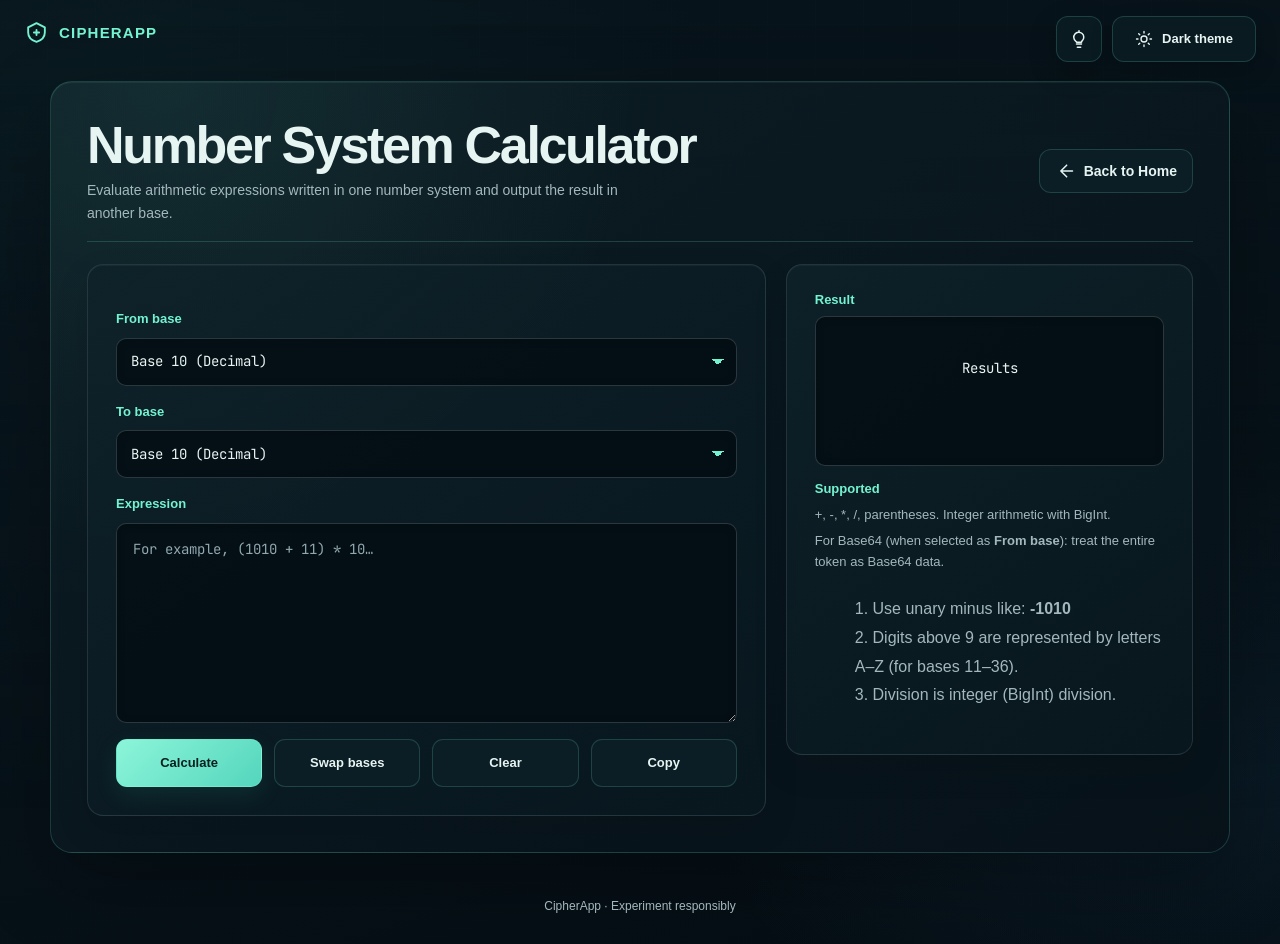
<file: numcalc.html>
<!doctype html>
<html lang="en">
  <head>
    <meta charset="utf-8" />
    <meta name="viewport" content="width=device-width, initial-scale=1" />
    <meta name="theme-color" content="#071219" />
    <title>CipherApp — Number System Calculator</title>
    <script src="theme.js"></script>
    <link rel="preconnect" href="https://fonts.googleapis.com" />
    <link rel="preconnect" href="https://fonts.gstatic.com" crossorigin />
    <link
      href="https://fonts.googleapis.com/css2?family=JetBrains+Mono:wght@300;400;600&display=swap"
      rel="stylesheet"
    />

    <style>
      body {
        background:
          radial-gradient(
            circle at 14% 8%,
            rgba(57, 255, 20, 0.15),
            transparent 28%
          ),
          radial-gradient(
            circle at 86% 92%,
            rgba(7, 104, 31, 0.34),
            transparent 24%
          ),
          linear-gradient(180deg, #031006 0%, #000500 100%);
      }

      .center {
        width: min(100% - clamp(20px, 5vw, 72px), 1360px);
        max-width: none;
        margin: clamp(12px, 3vh, 34px) auto;
        padding: 0;
        flex: 1;
        position: relative;
        z-index: 3;
        display: flex;
        flex-direction: column;
      }

      .matrix {
        z-index: 0;
      }

      .cipher-shell {
        position: relative;
        z-index: 3;
        display: grid;
        grid-template-columns: 1fr;
        gap: 18px;
        width: 100%;
        min-height: calc(100vh - 70px);
        border: 1px solid rgba(57, 255, 20, 0.12);
        border-radius: 18px;
        background: rgba(0, 0, 0, 0.3);
        padding: clamp(18px, 3vw, 38px);
        box-shadow:
          0 24px 70px rgba(0, 0, 0, 0.46),
          inset 0 1px 0 rgba(184, 247, 176, 0.08);
      }

      .page-header {
        display: flex;
        justify-content: space-between;
        align-items: center;
        gap: 16px;
        flex-wrap: wrap;
      }

      .page-header h1 {
        margin: 0;
        color: var(--neon);
        font-size: clamp(32px, 4.6vw, 60px);
        line-height: 1;
      }

      .page-header .lead {
        color: var(--muted);
        margin: 6px 0 0;
        font-size: 14px;
        max-width: 70ch;
      }

      .link-btn {
        background: transparent;
        color: var(--neon);
        border: 1px solid rgba(57, 255, 20, 0.12);
        padding: 10px 14px;
        border-radius: 10px;
        cursor: pointer;
        text-decoration: none;
        display: inline-flex;
        align-items: center;
        gap: 8px;
      }

      .link-btn:hover {
        background: rgba(57, 255, 20, 0.04);
      }

      .panel-grid {
        display: grid;
        grid-template-columns: 1fr;
        gap: 18px;
        align-items: start;
      }

      .panel-card {
        background: rgba(0, 0, 0, 0.35);
        border: 1px solid rgba(57, 255, 20, 0.08);
        border-radius: 18px;
        padding: 18px;
      }

      .field-group {
        display: flex;
        flex-direction: column;
        gap: 8px;
        margin-top: 16px;
      }

      .field-group label {
        color: var(--muted);
        font-size: 13px;
      }

      .field-group input,
      .field-group select,
      .field-group textarea {
        width: 100%;
        border-radius: 14px;
        border: 1px solid rgba(57, 255, 20, 0.12);
        background: rgba(255, 255, 255, 0.04);
        color: #ecffdd;
        padding: 16px;
        font-family: inherit;
        font-size: 14px;
        outline: none;
      }

      .field-group select {
        appearance: none;
        -webkit-appearance: none;
        -moz-appearance: none;
        background: linear-gradient(
          180deg,
          rgba(255, 255, 255, 0.07),
          rgba(0, 0, 0, 0.3)
        );
        border: 1px solid rgba(57, 255, 20, 0.16);
        background-image:
          linear-gradient(transparent, transparent),
          url("data:image/svg+xml,%3Csvg xmlns='http://www.w3.org/2000/svg' viewBox='0 0 20 20'%3E%3Cpolygon fill='%23b8f7b0' points='0,6 20,6 10,14'/%3E%3C/svg%3E");
        background-repeat: no-repeat;
        background-position: right 16px center;
        background-size: 12px 12px;
        padding-right: 44px;
      }

      .field-group select:focus {
        border-color: rgba(57, 255, 20, 0.28);
        box-shadow: 0 0 0 3px rgba(57, 255, 20, 0.08);
      }

      .field-group option {
        background: #031206;
        color: #ecffdd;
      }

      .field-group textarea {
        min-height: 45vh;
        resize: vertical;
      }

      .tips-overlay {
        position: fixed;
        top: 18px;
        right: 18px;
        z-index: 12;
        display: flex;
        flex-direction: column;
        align-items: flex-end;
        gap: 10px;
        pointer-events: none;
      }

      .tips-toggle {
        pointer-events: auto;
        display: inline-flex;
        align-items: center;
        justify-content: center;
        width: 48px;
        height: 48px;
        border: 1px solid rgba(105, 255, 126, 0.35);
        border-radius: 50%;
        background: rgba(4, 16, 8, 0.85);
        color: #f3ffcf;
        font-size: 1.2rem;
        cursor: pointer;
        box-shadow: 0 12px 26px rgba(0, 0, 0, 0.26);
        transition:
          transform 160ms ease,
          border-color 160ms ease,
          background 160ms ease;
      }

      .tips-toggle:hover,
      .tips-toggle:focus {
        transform: translateY(-1px);
        border-color: rgba(57, 255, 20, 0.72);
        background: rgba(10, 34, 12, 0.96);
      }

      .tips-popup {
        position: absolute;
        top: calc(100% + 12px);
        right: 0;
        width: min(320px, 86vw);
        padding: 16px;
        border-radius: 18px;
        border: 1px solid rgba(105, 255, 126, 0.14);
        background: rgba(2, 8, 3, 0.96);
        color: #e9ffe9;
        box-shadow: 0 18px 44px rgba(0, 0, 0, 0.35);
        transform-origin: top right;
        transform: translateY(-10px);
        opacity: 0;
        visibility: hidden;
        pointer-events: none;
        transition:
          opacity 180ms ease,
          transform 180ms ease,
          visibility 180ms ease;
      }

      .tips-popup[hidden] {
        display: none;
      }

      .tips-overlay.open .tips-popup {
        display: block;
        opacity: 1;
        visibility: visible;
        pointer-events: auto;
        transform: translateY(0);
      }

      .tips-popup h2 {
        margin: 0 0 10px;
        color: #b8ff9f;
        font-size: 1rem;
      }

      .tips-popup ul {
        margin: 0;
        padding-left: 18px;
        color: #c9e6b7;
        line-height: 1.6;
      }

      .tips-popup li {
        margin-bottom: 8px;
      }

      .tips-popup li:last-child {
        margin-bottom: 0;
      }

      .controls {
        display: flex;
        flex-wrap: wrap;
        gap: 12px;
        margin-top: 14px;
      }

      .big-btn {
        background: linear-gradient(180deg, #b8f7b0, #8fe88a);
        color: #06220a;
        border: none;
        padding: 12px 18px;
        border-radius: 12px;
        font-weight: 600;
        cursor: pointer;
        box-shadow: 0 6px 14px rgba(0, 0, 0, 0.35);
      }

      .big-btn:hover {
        transform: translateY(-1px);
      }

      .output-area {
        background: rgba(255, 255, 255, 0.04);
        border: 1px solid rgba(57, 255, 20, 0.08);
        border-radius: 14px;
        min-height: 180px;
        padding: 18px;
        color: #e6ffe6;
        font-size: 14px;
        white-space: pre-wrap;
        word-break: break-word;
      }

      .hint-list {
        list-style: decimal inside;
        color: var(--muted);
        margin-top: 14px;
        line-height: 1.8;
      }

      @media (min-width: 940px) {
        .cipher-shell {
          grid-template-columns: 1fr;
        }
        .panel-grid {
          grid-template-columns: 1fr 0.55fr;
        }
        .panel-grid .panel-card.right {
          position: sticky;
          top: 18px;
        }
      }

      @media (max-width: 700px) {
        .field-group textarea {
          min-height: 34vh;
        }
      }
    </style>
    <link rel="stylesheet" href="style.css" />
  </head>
  <body class="tool-page">
    <a class="skip-link" href="#main-content">Skip to content</a>
    <div class="matrix"></div>
    <header class="topbar">
      <div class="brand">
        <svg
          class="brand-mark"
          viewBox="0 0 24 24"
          fill="none"
          stroke="currentColor"
          stroke-width="1.8"
          stroke-linecap="round"
          stroke-linejoin="round"
          aria-hidden="true"
          focusable="false"
        >
          <path d="M12 3 20 7v5c0 4.5-3.1 7.5-8 9-4.9-1.5-8-4.5-8-9V7l8-4Z" />
          <path d="M9.5 12h5M12 9.5v5" />
        </svg>
        CipherApp
      </div>
    </header>

    <div class="tips-overlay">
      <button
        class="tips-toggle"
        id="tipsToggle"
        aria-expanded="false"
        aria-controls="tipsPopup"
        aria-label="Calculator tips"
      >
        <svg
          viewBox="0 0 24 24"
          fill="none"
          stroke="currentColor"
          stroke-width="1.8"
          stroke-linecap="round"
          stroke-linejoin="round"
          aria-hidden="true"
          focusable="false"
        >
          <path d="M9 18h6M10 22h4M8 14.5A6 6 0 1 1 16 14c-.8.6-1 1.2-1 2H9c0-.7-.3-1.1-1-1.5Z" />
          <path d="M12 2v1" />
        </svg>
      </button>
      <button
        class="theme-toggle"
        type="button"
        data-theme-toggle
        aria-label="Switch to light theme"
        aria-pressed="false"
      >
        <svg
          class="theme-icon theme-icon-sun"
          viewBox="0 0 24 24"
          fill="none"
          stroke="currentColor"
          stroke-width="1.8"
          stroke-linecap="round"
          stroke-linejoin="round"
          aria-hidden="true"
          focusable="false"
        >
          <circle cx="12" cy="12" r="4" />
          <path d="M12 2v2m0 16v2M4.93 4.93l1.42 1.42m11.3 11.3 1.42 1.42M2 12h2m16 0h2M4.93 19.07l1.42-1.42m11.3-11.3 1.42-1.42" />
        </svg>
        <svg
          class="theme-icon theme-icon-moon"
          viewBox="0 0 24 24"
          fill="none"
          stroke="currentColor"
          stroke-width="1.8"
          stroke-linecap="round"
          stroke-linejoin="round"
          aria-hidden="true"
          focusable="false"
        >
          <path d="M20.5 15.5A8.5 8.5 0 0 1 8.5 3.5a8.6 8.6 0 1 0 12 12Z" />
        </svg>
        <span class="theme-label">Dark theme</span>
      </button>
      <div
        class="tips-popup"
        id="tipsPopup"
        role="dialog"
        aria-labelledby="tipsTitle"
        hidden
      >
        <h2 id="tipsTitle">Number Calculator Tips</h2>
        <ul>
          <li>
            Enter expressions using numbers in the selected <b>From base</b>.
          </li>
          <li>
            Operators: <b>+</b> <b>-</b> <b>*</b> <b>/</b> and parentheses.
          </li>
          <li>Use unary minus like: <b>-1010</b>.</li>
          <li>Digits: 0–9 then A–Z for values 10–35.</li>
          <li>Base64 is supported when selected as the <b>From base</b>.</li>
          <li>Division is integer (BigInt) division.</li>
        </ul>
      </div>
    </div>

    <main class="center" id="main-content" tabindex="-1">
      <div class="cipher-shell calculator-layout">
        <div class="page-header">
          <div>
            <h1>Number System Calculator</h1>
            <p class="lead">
              Evaluate arithmetic expressions written in one number system and
              output the result in another base.
            </p>
          </div>
          <a class="link-btn" href="index.html">
            <svg
              viewBox="0 0 24 24"
              fill="none"
              stroke="currentColor"
              stroke-width="1.8"
              stroke-linecap="round"
              stroke-linejoin="round"
              aria-hidden="true"
              focusable="false"
            >
              <path d="m14 5-7 7 7 7M7 12h14" />
            </svg>
            Back to Home
          </a>
        </div>

        <div class="panel-grid">
          <section class="panel-card">
            <div class="field-group">
              <label for="fromBase">From base</label>
              <select id="fromBase" name="fromBase" autocomplete="off">
                <option value="2">Base 2 (Binary)</option>
                <option value="3">Base 3</option>
                <option value="4">Base 4</option>
                <option value="5">Base 5</option>
                <option value="6">Base 6</option>
                <option value="7">Base 7</option>
                <option value="8">Base 8 (Octal)</option>
                <option value="9">Base 9</option>
                <option value="10" selected>Base 10 (Decimal)</option>
                <option value="11">Base 11</option>
                <option value="12">Base 12</option>
                <option value="13">Base 13</option>
                <option value="14">Base 14</option>
                <option value="15">Base 15</option>
                <option value="16">Base 16 (Hexadecimal)</option>
                <option value="17">Base 17</option>
                <option value="18">Base 18</option>
                <option value="19">Base 19</option>
                <option value="20">Base 20</option>
                <option value="21">Base 21</option>
                <option value="22">Base 22</option>
                <option value="23">Base 23</option>
                <option value="24">Base 24</option>
                <option value="25">Base 25</option>
                <option value="26">Base 26</option>
                <option value="27">Base 27</option>
                <option value="28">Base 28</option>
                <option value="29">Base 29</option>
                <option value="30">Base 30</option>
                <option value="31">Base 31</option>
                <option value="32">Base 32</option>
                <option value="33">Base 33</option>
                <option value="34">Base 34</option>
                <option value="35">Base 35</option>
                <option value="36">Base 36 (Alphanumeric)</option>
                <option value="base64">Base 64 (Base64)</option>
              </select>
            </div>

            <div class="field-group">
              <label for="toBase">To base</label>
              <select id="toBase" name="toBase" autocomplete="off">
                <option value="2">Base 2 (Binary)</option>
                <option value="3">Base 3</option>
                <option value="4">Base 4</option>
                <option value="5">Base 5</option>
                <option value="6">Base 6</option>
                <option value="7">Base 7</option>
                <option value="8">Base 8 (Octal)</option>
                <option value="9">Base 9</option>
                <option value="10" selected>Base 10 (Decimal)</option>
                <option value="11">Base 11</option>
                <option value="12">Base 12</option>
                <option value="13">Base 13</option>
                <option value="14">Base 14</option>
                <option value="15">Base 15</option>
                <option value="16">Base 16 (Hexadecimal)</option>
                <option value="17">Base 17</option>
                <option value="18">Base 18</option>
                <option value="19">Base 19</option>
                <option value="20">Base 20</option>
                <option value="21">Base 21</option>
                <option value="22">Base 22</option>
                <option value="23">Base 23</option>
                <option value="24">Base 24</option>
                <option value="25">Base 25</option>
                <option value="26">Base 26</option>
                <option value="27">Base 27</option>
                <option value="28">Base 28</option>
                <option value="29">Base 29</option>
                <option value="30">Base 30</option>
                <option value="31">Base 31</option>
                <option value="32">Base 32</option>
                <option value="33">Base 33</option>
                <option value="34">Base 34</option>
                <option value="35">Base 35</option>
                <option value="36">Base 36 (Alphanumeric)</option>
                <option value="base64">Base 64 (Base64)</option>
              </select>
            </div>

            <div class="field-group">
              <label for="expressionInput">Expression</label>
              <textarea
                id="expressionInput"
                name="expression"
                autocomplete="off"
                spellcheck="false"
                placeholder="For example, (1010 + 11) * 10…"
              ></textarea>
            </div>

            <div class="controls">
              <button class="big-btn" id="calcBtn">Calculate</button>
              <button class="link-btn" id="swapBasesBtn">Swap bases</button>
              <button class="link-btn" id="clearBtn">Clear</button>
              <button class="link-btn" id="copyBtn" title="Copy result">
                Copy
              </button>
            </div>
          </section>

          <aside class="panel-card right">
            <div class="field-group" style="margin-top: 0">
              <h2 class="output-label">Result</h2>
              <div id="calcOutput" class="output-area" aria-live="polite">
                Results
              </div>
            </div>

            <div class="field-group">
              <h2 class="output-label">Supported</h2>
              <div
                style="color: var(--muted); font-size: 13px; line-height: 1.6"
              >
                +, -, *, /, parentheses. Integer arithmetic with BigInt.
                <div style="margin-top: 6px">
                  For Base64 (when selected as <b>From base</b>): treat the
                  entire token as Base64 data.
                </div>
              </div>
              <ul class="hint-list">
                <li>Use unary minus like: <b>-1010</b></li>
                <li>
                  Digits above 9 are represented by letters A–Z (for bases
                  11–36).
                </li>
                <li>Division is integer (BigInt) division.</li>
              </ul>
            </div>
          </aside>
        </div>
      </div>
    </main>

    <footer class="footer">CipherApp · Experiment responsibly</footer>

    <script>
      const input = document.getElementById("expressionInput");
      const output = document.getElementById("calcOutput");
      const fromBase = document.getElementById("fromBase");
      const toBase = document.getElementById("toBase");
      const calcBtn = document.getElementById("calcBtn");
      const swapBasesBtn = document.getElementById("swapBasesBtn");
      const copyBtn = document.getElementById("copyBtn");
      const clearBtn = document.getElementById("clearBtn");

      const DIGITS = "0123456789ABCDEFGHIJKLMNOPQRSTUVWXYZ";

      function normalizeNumber(value) {
        return String(value)
          .replace(/[\s_]+/g, "")
          .toUpperCase();
      }

      function base64ToBytes(value) {
        try {
          const normalized = String(value).replace(/\s+/g, "");
          const decoded = atob(normalized);
          return Uint8Array.from(decoded, (c) => c.charCodeAt(0));
        } catch {
          throw new Error("Invalid Base64 input.");
        }
      }

      function bytesToBase64(bytes) {
        return btoa(String.fromCharCode(...bytes));
      }

      function bytesToBigInt(bytes) {
        let result = 0n;
        for (const byte of bytes) result = (result << 8n) | BigInt(byte);
        return result;
      }

      function bigIntToBytes(value) {
        if (value === 0n) return new Uint8Array([0]);
        if (value < 0n)
          throw new Error("Base64 output does not support negative values.");

        let n = value;
        const bytes = [];
        while (n > 0n) {
          bytes.unshift(Number(n & 0xffn));
          n >>= 8n;
        }
        return new Uint8Array(bytes);
      }

      function parseBigInt(value, base) {
        let sign = "";
        let str = String(value).trim();

        if (str.startsWith("+")) {
          str = str.slice(1);
        } else if (str.startsWith("-")) {
          sign = "-";
          str = str.slice(1);
        }

        str = normalizeNumber(str);
        if (!str) throw new Error("Enter a valid number token.");

        const bigBase = BigInt(base);
        let result = 0n;

        for (const char of str) {
          const digitValue = DIGITS.indexOf(char);
          if (digitValue === -1 || digitValue >= base) {
            throw new Error(`Invalid digit “${char}” for base ${base}.`);
          }
          result = result * bigBase + BigInt(digitValue);
        }

        return sign === "-" ? -result : result;
      }

      function formatBigInt(value, base) {
        if (value === 0n) return "0";
        if (base === 10) return value.toString(10);

        const sign = value < 0n ? "-" : "";
        let n = value < 0n ? -value : value;

        const b = BigInt(base);
        let chars = "";
        while (n > 0n) {
          const rem = n % b;
          chars = DIGITS[Number(rem)] + chars;
          n = n / b;
        }
        return sign + chars;
      }

      function parseValue(sourceValue, mode) {
        if (mode === "base64") {
          const bytes = base64ToBytes(sourceValue);
          return bytesToBigInt(bytes);
        }
        return parseBigInt(sourceValue, Number(mode));
      }

      function formatValue(value, mode) {
        if (mode === "base64") {
          return bytesToBase64(bigIntToBytes(value));
        }
        return formatBigInt(value, Number(mode));
      }

      function formatWithSubscript(valueStr, mode) {
        // Show the converted value with a subscript for the output base.
        const label = mode === "base64" ? "64" : String(mode);
        return `${valueStr}<sub>${label}</sub>`;
      }

      // Tokenize expression into: numbers (in base), operators, parentheses
      function tokenize(expr) {
        const s = expr.replace(/\s+/g, "");
        const tokens = [];
        let i = 0;

        const isDigitChar = (ch) => {
          const u = ch.toUpperCase();
          return DIGITS.includes(u);
        };

        while (i < s.length) {
          const ch = s[i];

          if (
            ch === "+" ||
            ch === "*" ||
            ch === "/" ||
            ch === "(" ||
            ch === ")" ||
            ch === "-"
          ) {
            // Unary minus handling: if '-' appears where a number is expected, attach it to the next number token.
            if (
              ch === "-" &&
              (tokens.length === 0 ||
                ["+", "-", "*", "/", "("].includes(tokens[tokens.length - 1]))
            ) {
              // parse negative number token
              let j = i + 1;
              if (j >= s.length) throw new Error("Invalid expression.");
              while (j < s.length && (isDigitChar(s[j]) || s[j] === "=")) {
                // base digits: 0-9A-Z. '=' only relevant for base64 tokens; we accept it as part of token.
                // also allow '+' and '/'? they appear in base64 tokens; base64 also contains '+' and '/'.
                // We cannot robustly tokenize base64 tokens without knowing mode; handled later by parseValue.
                // For base64 mode we allow broader token chars.
                j++;
              }
              // Special handling: if next token is base64, it may include '=' '+' '/' chars.
              // So we instead just parse until we hit an operator/paren that cannot appear in base64 token.
              // We'll do a second pass token parsing for base64 using a simpler approach.
            }

            tokens.push(ch);
            i++;
            continue;
          }

          if (ch === "-" && i > 0) {
            // handled above by unary logic; fallthrough not needed
          }

          if (isDigitChar(ch) || ch === "=") {
            let j = i;
            while (j < s.length) {
              const c = s[j];
              // Operators/parentheses terminate a number token
              if (["+", "*", "/", "(", ")"].includes(c)) break;
              // '-' inside a base64 token is possible, but our expression grammar uses '-' operator.
              // Accept '-' only if it's not an operator boundary (i.e., part of a token). We keep it simple here.
              if (c === "-") {
                // If '-' would terminate (binary minus), break
                break;
              }
              j++;
            }
            tokens.push(s.slice(i, j));
            i = j;
            continue;
          }

          // If base64 is used, tokens may include '+', '/', '='.
          // In that case, our operators (+ - * /) conflict with base64 characters.
          // To keep behavior predictable, we require base64 mode expressions to use only base64 tokens
          // separated by spaces or underscores, and operators remain + - * /.
          // We'll treat any contiguous run of base64 characters (A-Z a-z 0-9 + / =) as a token
          // until we hit an operator/paren.

          if (/[a-zA-Z0-9+=/]/.test(ch)) {
            let j = i;
            while (j < s.length) {
              const c = s[j];
              if (["*", "/", "(", ")"].includes(c)) break;
              // '+' is ambiguous between operator and base64; if '+' appears with surrounding spaces removed,
              // we already removed spaces, so '+' becomes operator boundary. This limits base64 expressions.
              // We'll stop token on '+' and '-' to avoid swallowing operators.
              if (c === "+" || c === "-") break;
              j++;
            }
            tokens.push(s.slice(i, j));
            i = j;
            continue;
          }

          throw new Error(`Unexpected character “${ch}” in expression.`);
        }

        return tokens;
      }

      // Convert tokens to RPN using shunting-yard
      const PREC = { "+": 1, "-": 1, "*": 2, "/": 2 };

      function toRpn(tokens) {
        const output = [];
        const stack = [];

        for (let k = 0; k < tokens.length; k++) {
          const t = tokens[k];
          if (t === "(") {
            stack.push(t);
            continue;
          }
          if (t === ")") {
            while (stack.length && stack[stack.length - 1] !== "(") {
              output.push(stack.pop());
            }
            if (!stack.length) throw new Error("Mismatched parentheses.");
            stack.pop();
            continue;
          }

          if (["+", "-", "*", "/"].includes(t)) {
            while (
              stack.length &&
              ["+", "-", "*", "/"].includes(stack[stack.length - 1]) &&
              PREC[stack[stack.length - 1]] >= PREC[t]
            ) {
              output.push(stack.pop());
            }
            stack.push(t);
            continue;
          }

          // number token
          output.push(t);
        }

        while (stack.length) {
          const op = stack.pop();
          if (["+", "-", "*", "/"].includes(op)) output.push(op);
          else throw new Error("Mismatched parentheses.");
        }

        return output;
      }

      function evalRpn(rpn, mode) {
        const stack = [];
        for (const t of rpn) {
          if (["+", "-", "*", "/"].includes(t)) {
            if (stack.length < 2) throw new Error("Invalid expression.");
            const b = stack.pop();
            const a = stack.pop();

            let r;
            if (t === "+") r = a + b;
            else if (t === "-") r = a - b;
            else if (t === "*") r = a * b;
            else if (t === "/") {
              if (b === 0n) throw new Error("Division by zero.");
              r = a / b; // BigInt integer division
            }
            stack.push(r);
          } else {
            stack.push(parseValue(t, mode));
          }
        }
        if (stack.length !== 1) throw new Error("Invalid expression.");
        return stack[0];
      }

      function calculate() {
        const expr = input.value.trim();
        if (!expr) {
          output.textContent = "Enter an expression.";
          return;
        }

        try {
          const tokens = tokenize(expr);
          const rpn = toRpn(tokens);
          const result = evalRpn(rpn, fromBase.value);
          const valueStr = formatValue(result, toBase.value);
          output.innerHTML = formatWithSubscript(valueStr, toBase.value);
        } catch (err) {
          output.textContent = err?.message || "Invalid expression.";
        }
      }

      function performCopy() {
        const text = output.textContent;

        if (!text || text === "Results") return;
        navigator.clipboard
          .writeText(text)
          .then(() => {
            const orig = copyBtn.textContent;
            copyBtn.textContent = "Copied!";
            setTimeout(() => {
              copyBtn.textContent = orig;
            }, 1200);
          })
          .catch(() => {
            output.textContent = "Unable to copy to clipboard.";
          });
      }

      calcBtn.addEventListener("click", calculate);
      swapBasesBtn.addEventListener("click", () => {
        const prev = fromBase.value;
        fromBase.value = toBase.value;
        toBase.value = prev;
        calculate();
      });
      clearBtn.addEventListener("click", () => {
        input.value = "";
        output.textContent = "Results";
      });
      copyBtn.addEventListener("click", performCopy);

      // Live shortcut
      input.addEventListener("keydown", (e) => {
        if (e.key === "Enter" && (e.ctrlKey || e.metaKey)) calculate();
      });

      function closeTips() {
        const overlay = document.querySelector(".tips-overlay");
        overlay.classList.remove("open");
        const toggle = document.getElementById("tipsToggle");
        if (toggle) toggle.setAttribute("aria-expanded", "false");
      }

      const tipsOverlay = document.querySelector(".tips-overlay");
      const tipsToggle = document.getElementById("tipsToggle");
      const tipsPopup = document.getElementById("tipsPopup");

      if (tipsToggle && tipsPopup) {
        tipsToggle.addEventListener("click", (event) => {
          event.stopPropagation();
          const isOpen = tipsOverlay.classList.toggle("open");
          tipsToggle.setAttribute("aria-expanded", String(isOpen));
        });

        tipsPopup.addEventListener("click", (event) => {
          event.stopPropagation();
        });

        document.addEventListener("click", (event) => {
          if (!tipsOverlay.contains(event.target)) closeTips();
        });

        document.addEventListener("keydown", (event) => {
          if (event.key === "Escape") closeTips();
        });
      }
    </script>
  </body>
</html>
</file>
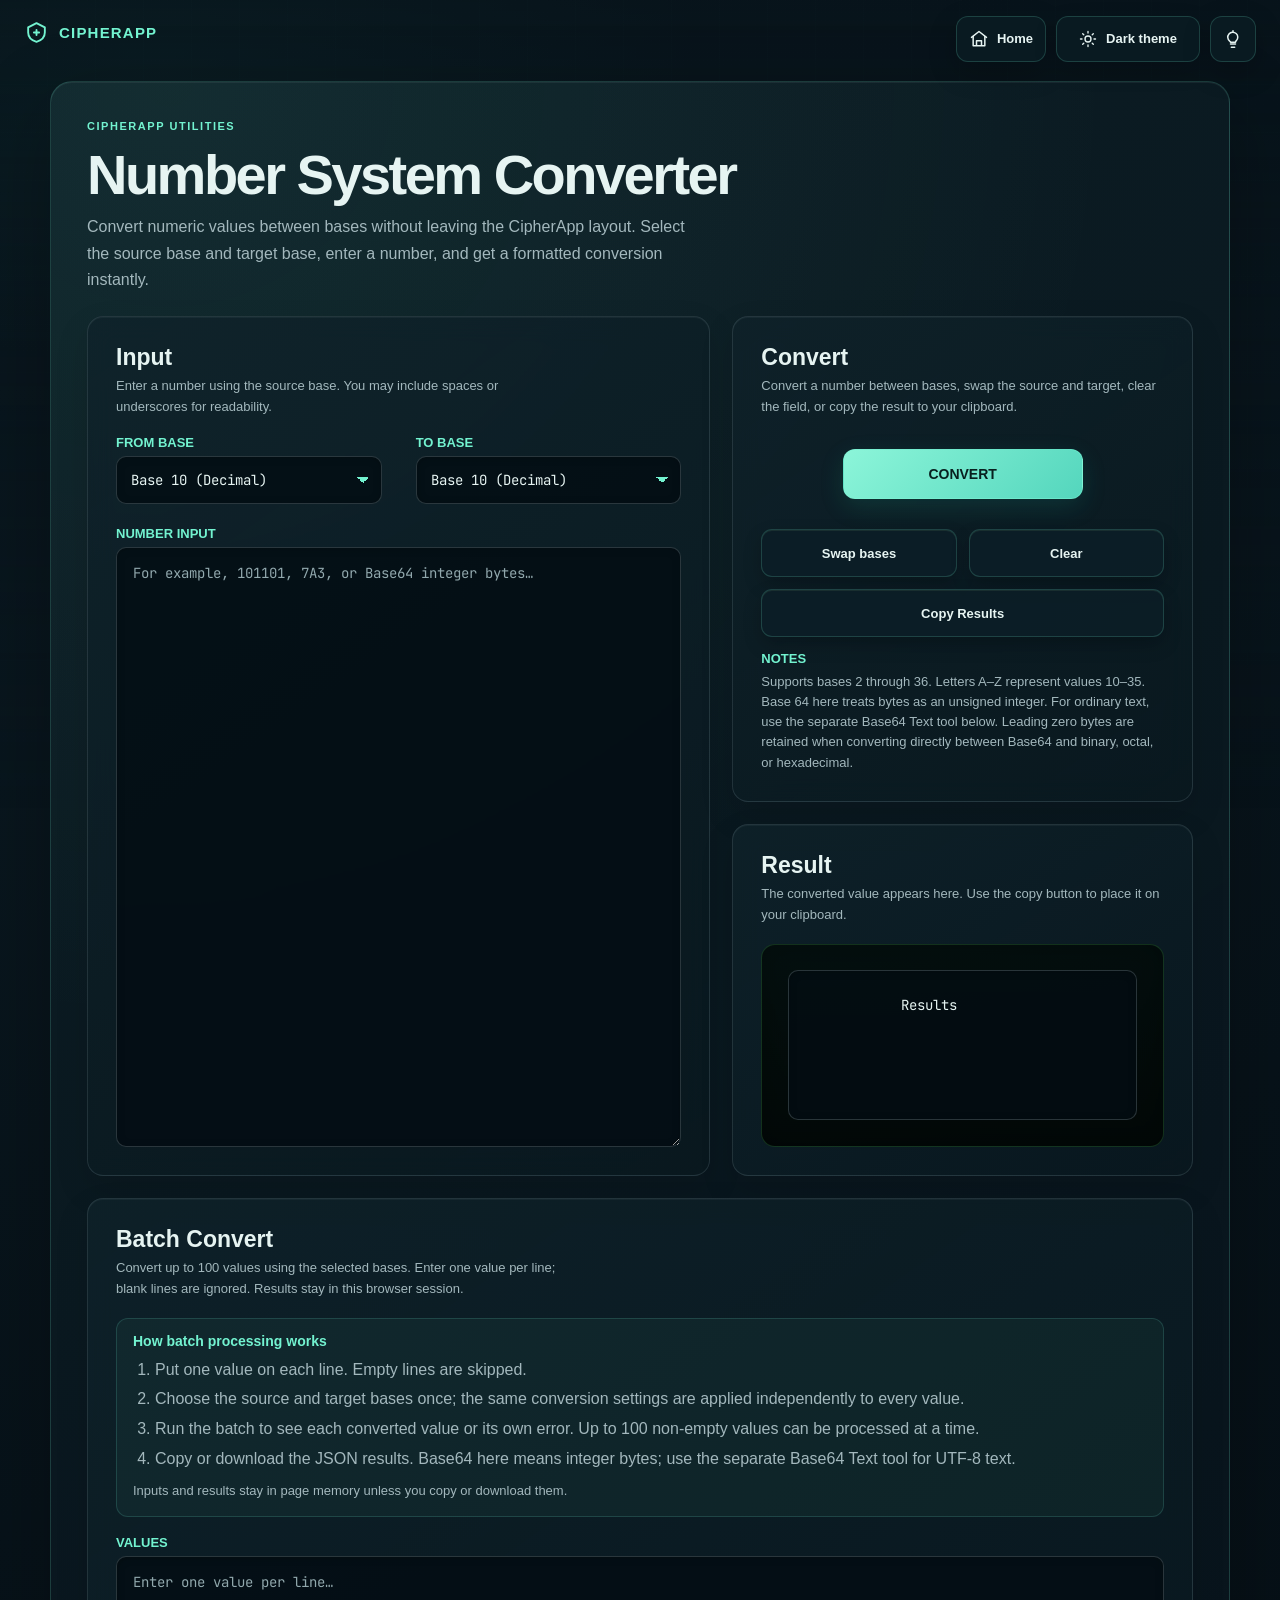
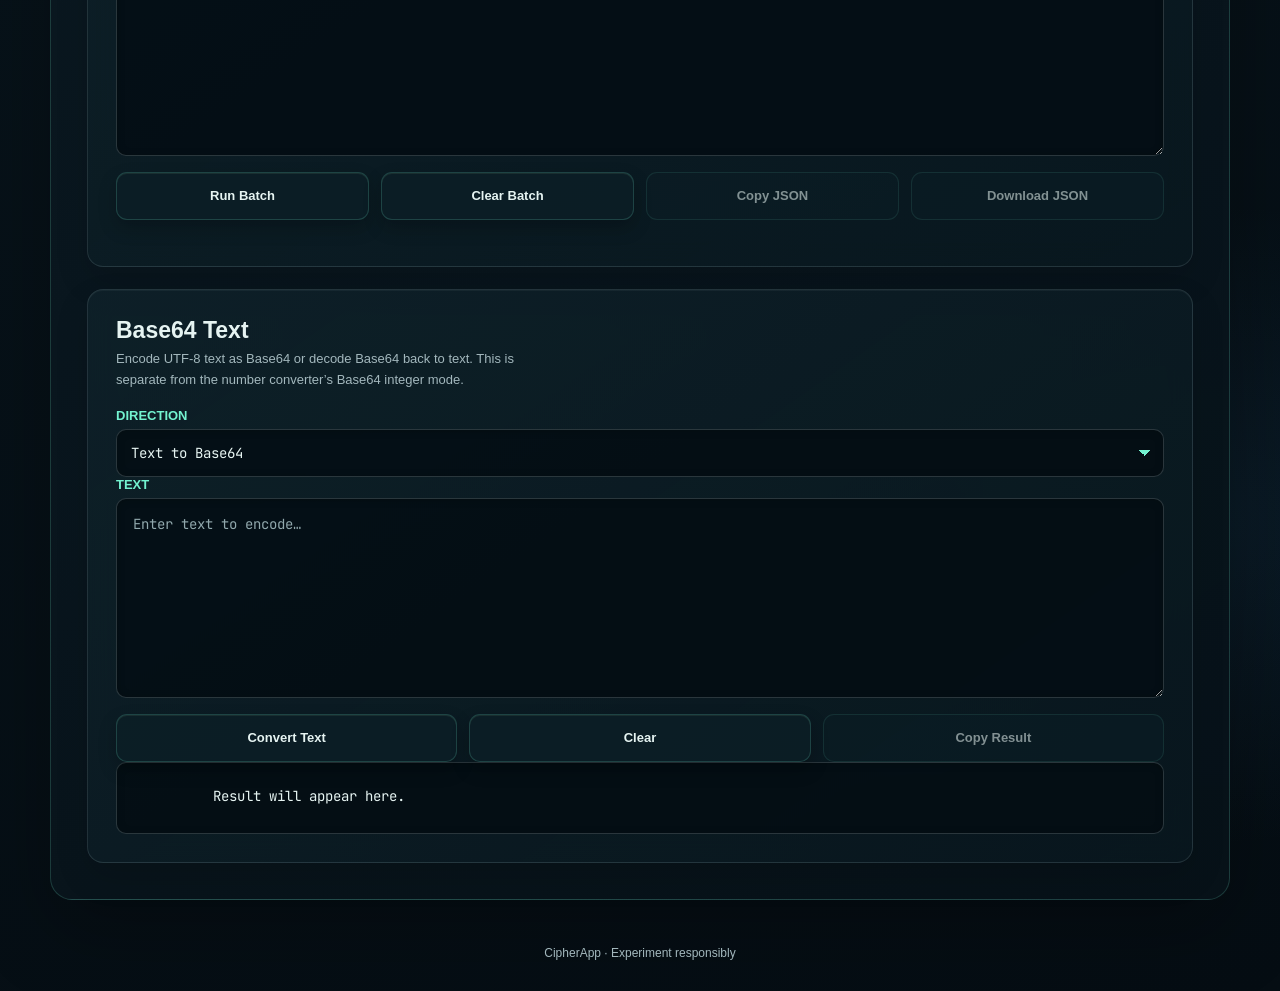
<file: numconv.html>
<!doctype html>
<html lang="en">
  <head>
    <meta charset="utf-8" />
    <meta name="viewport" content="width=device-width, initial-scale=1" />
    <meta name="theme-color" content="#071219" />
    <title>CipherApp — Number Converter</title>
    <script src="theme.js"></script>
    <link rel="preconnect" href="https://fonts.googleapis.com" />
    <link rel="preconnect" href="https://fonts.gstatic.com" crossorigin />
    <link
      href="https://fonts.googleapis.com/css2?family=JetBrains+Mono:wght@300;400;600&display=swap"
      rel="stylesheet"
    />

    <style>
      body {
        background:
          radial-gradient(
            circle at 14% 8%,
            rgba(57, 255, 20, 0.15),
            transparent 28%
          ),
          radial-gradient(
            circle at 86% 92%,
            rgba(7, 104, 31, 0.34),
            transparent 24%
          ),
          linear-gradient(180deg, #031006 0%, #000500 100%);
      }

      .center {
        width: min(100% - clamp(20px, 5vw, 72px), 1360px);
        max-width: none;
        margin: clamp(12px, 3vh, 34px) auto;
        padding: 0;
        flex: 1;
      }

      .cipher-shell {
        display: grid;
        grid-template-columns: minmax(0, 1fr);
        gap: clamp(16px, 2vw, 26px);
        width: 100%;
        min-height: calc(100vh - clamp(24px, 6vh, 68px));
        border: 1px solid rgba(105, 255, 126, 0.1);
        border-radius: 18px;
        background:
          radial-gradient(
            circle at 10% 0%,
            rgba(57, 255, 20, 0.12),
            transparent 34%
          ),
          linear-gradient(180deg, rgba(8, 35, 14, 0.64), rgba(1, 11, 4, 0.52)),
          #041007;
        color: #e9ffe9;
        padding: clamp(18px, 3vw, 38px);
        box-shadow:
          0 24px 70px rgba(0, 0, 0, 0.46),
          inset 0 1px 0 rgba(184, 247, 176, 0.08);
      }

      .workspace-intro {
        display: grid;
        gap: 10px;
        max-width: 760px;
      }

      .workspace-kicker {
        color: #82e97e;
        font-size: clamp(11px, 1.2vw, 13px);
        font-weight: 600;
        text-transform: uppercase;
      }

      .workspace-intro h1 {
        margin: 0;
        color: #ecffdd;
        font-size: clamp(34px, 5vw, 68px);
        line-height: 0.95;
      }

      .workspace-intro p {
        max-width: 68ch;
        margin: 0;
        color: #a6caa4;
        font-size: clamp(13px, 1.5vw, 16px);
        line-height: 1.65;
      }

      .wire-panel {
        border: 1px solid rgba(105, 255, 126, 0.08);
        border-radius: 16px;
        background: linear-gradient(
          180deg,
          rgba(6, 28, 11, 0.38),
          rgba(2, 13, 5, 0.3)
        );
        padding: clamp(16px, 2.2vw, 26px);
        box-shadow:
          inset 0 1px 0 rgba(184, 247, 176, 0.07),
          0 14px 32px rgba(0, 0, 0, 0.22);
        backdrop-filter: blur(8px);
      }

      .panel-heading {
        display: flex;
        justify-content: space-between;
        gap: 18px;
        align-items: end;
        margin-bottom: clamp(14px, 2vw, 22px);
      }

      .panel-heading h2 {
        margin: 0;
        color: #eaffdf;
        font-size: clamp(17px, 2vw, 23px);
        line-height: 1.1;
      }

      .panel-heading p {
        max-width: 42ch;
        margin: 0;
        color: #91b891;
        font-size: clamp(11px, 1.4vw, 13px);
        line-height: 1.5;
      }

      .mode-row {
        display: grid;
        grid-template-columns: minmax(0, 1fr) minmax(0, 1fr);
        gap: clamp(12px, 3vw, 34px);
        align-items: start;
        margin-bottom: clamp(14px, 2vw, 22px);
      }

      .field-group {
        display: flex;
        flex-direction: column;
        gap: 5px;
        min-width: 0;
      }

      .field-group label,
      .control-title,
      .output-label {
        color: #a8efaa;
        font-size: clamp(10px, 1.8vw, 12px);
        font-weight: 600;
        text-transform: uppercase;
        line-height: 1.2;
      }

      .field-group input,
      .field-group select,
      .field-group textarea {
        width: 100%;
        min-width: 0;
        border: 1px solid rgba(105, 255, 126, 0.26);
        border-radius: 8px;
        background: rgba(1, 8, 3, 0.82);
        color: #ecffdd;
        font-family: inherit;
        font-size: clamp(11px, 2vw, 13px);
        outline: none;
        box-shadow: inset 0 1px 12px rgba(0, 0, 0, 0.3);
        transition:
          border-color 160ms ease,
          box-shadow 160ms ease,
          background 160ms ease;
      }

      .field-group input:focus,
      .field-group select:focus,
      .field-group textarea:focus {
        border-color: rgba(57, 255, 20, 0.76);
        background: rgba(2, 16, 6, 0.94);
        box-shadow:
          0 0 0 3px rgba(57, 255, 20, 0.12),
          inset 0 1px 12px rgba(0, 0, 0, 0.35);
      }

      .field-group select {
        appearance: none;
        -webkit-appearance: none;
        background-image:
          linear-gradient(45deg, transparent 50%, #8cff85 50%),
          linear-gradient(135deg, #8cff85 50%, transparent 50%);
        background-position:
          calc(100% - 18px) 50%,
          calc(100% - 12px) 50%;
        background-size:
          6px 6px,
          6px 6px;
        background-repeat: no-repeat;
        max-width: 100%;
        overflow: hidden;
        text-overflow: ellipsis;
      }

      .field-group option {
        background: #041007;
        color: #ecffdd;
      }

      .field-group select,
      .field-group input {
        min-height: 46px;
        padding: 8px 34px 8px 12px;
      }

      .field-group textarea {
        display: block;
        min-height: clamp(220px, 36vh, 430px);
        padding: 14px;
        resize: vertical;
      }

      .input-area label {
        position: absolute;
        width: 1px;
        height: 1px;
        overflow: hidden;
        clip: rect(0, 0, 0, 0);
      }

      .input-area textarea::placeholder {
        color: #7fac82;
        opacity: 1;
      }

      .control-panel {
        display: grid;
        align-content: start;
        gap: 14px;
      }

      .control-title {
        text-align: center;
        letter-spacing: 0;
      }

      .controls {
        display: grid;
        grid-template-columns: repeat(3, minmax(0, 1fr));
        gap: 10px;
      }

      .big-btn,
      .link-btn {
        display: inline-flex;
        align-items: center;
        justify-content: center;
        width: 100%;
        min-height: 42px;
        border: 1px solid rgba(105, 255, 126, 0.32);
        border-radius: 8px;
        background: rgba(5, 25, 9, 0.88);
        color: #dfffd8;
        font: inherit;
        font-size: clamp(10px, 1.8vw, 12px);
        font-weight: 600;
        line-height: 1.15;
        padding: 8px 10px;
        cursor: pointer;
        text-decoration: none;
        white-space: nowrap;
        box-shadow:
          inset 0 1px 0 rgba(184, 247, 176, 0.08),
          0 8px 18px rgba(0, 0, 0, 0.22);
        transition:
          transform 160ms ease,
          border-color 160ms ease,
          background 160ms ease,
          color 160ms ease,
          box-shadow 160ms ease;
      }

      .control-title.big-btn {
        justify-self: center;
        width: min(100%, 240px);
        min-height: 44px;
        border-color: rgba(57, 255, 20, 0.55);
        background: linear-gradient(180deg, #a9fca2, #38d835);
        color: #021005;
        text-transform: uppercase;
        box-shadow:
          0 0 24px rgba(57, 255, 20, 0.14),
          0 10px 24px rgba(0, 0, 0, 0.38);
      }

      .control-title.big-btn:hover {
        background: linear-gradient(180deg, #c3ffbd, #55ef50);
        text-decoration: none;
      }

      .big-btn:hover,
      .link-btn:hover {
        border-color: rgba(57, 255, 20, 0.72);
        background: rgba(10, 45, 16, 0.96);
        color: #ffffff;
        transform: translateY(-1px);
        box-shadow:
          0 0 20px rgba(57, 255, 20, 0.1),
          0 10px 22px rgba(0, 0, 0, 0.28);
      }

      .key-row {
        display: grid;
        gap: 8px;
      }

      .dev-bio {
        color: #9dc79d;
        font-size: clamp(9px, 1.6vw, 11px);
      }

      .result-box {
        display: grid;
        align-items: start;
        justify-items: stretch;
        min-height: clamp(220px, 38vh, 430px);
        border: 1px solid rgba(105, 255, 126, 0.16);
        border-radius: 14px;
        background: linear-gradient(
          180deg,
          rgba(0, 9, 3, 0.62),
          rgba(0, 4, 1, 0.76)
        );
        padding: clamp(16px, 2vw, 28px);
        box-shadow: inset 0 0 28px rgba(0, 0, 0, 0.32);
      }

      .output-area {
        align-self: start;
        width: 100%;
        min-height: 1.4em;
        color: #eaffdf;
        font-size: clamp(11px, 2vw, 13px);
        text-align: left;
        white-space: pre-wrap;
        overflow-wrap: anywhere;
      }

      .btn-icon {
        display: none;
      }

      .tips-overlay {
        position: fixed;
        top: 18px;
        right: 18px;
        z-index: 12;
        display: flex;
        flex-direction: column;
        align-items: flex-end;
        gap: 10px;
        pointer-events: none;
      }

      .tips-toggle {
        pointer-events: auto;
        display: inline-flex;
        align-items: center;
        justify-content: center;
        width: 48px;
        height: 48px;
        border: 1px solid rgba(105, 255, 126, 0.35);
        border-radius: 50%;
        background: rgba(4, 16, 8, 0.85);
        color: #f3ffcf;
        font-size: 1.2rem;
        cursor: pointer;
        box-shadow: 0 12px 26px rgba(0, 0, 0, 0.26);
        transition:
          transform 160ms ease,
          border-color 160ms ease,
          background 160ms ease;
      }

      .tips-toggle:hover,
      .tips-toggle:focus,
      .home-link:hover,
      .home-link:focus {
        transform: translateY(-1px);
        border-color: rgba(57, 255, 20, 0.72);
        background: rgba(10, 34, 12, 0.96);
      }

      .home-link {
        pointer-events: auto;
        display: inline-flex;
        align-items: center;
        justify-content: center;
        gap: 8px;
        padding: 0 14px;
        min-height: 44px;
        border: 1px solid rgba(105, 255, 126, 0.35);
        border-radius: 999px;
        background: rgba(4, 16, 8, 0.88);
        color: #f3ffcf;
        font-size: 0.94rem;
        text-decoration: none;
        cursor: pointer;
        box-shadow: 0 12px 26px rgba(0, 0, 0, 0.22);
        transition:
          transform 160ms ease,
          border-color 160ms ease,
          background 160ms ease;
      }

      .tips-popup {
        position: absolute;
        top: calc(100% + 12px);
        right: 0;
        width: min(320px, 86vw);
        padding: 16px;
        border-radius: 18px;
        border: 1px solid rgba(105, 255, 126, 0.14);
        background: rgba(2, 8, 3, 0.96);
        color: #e9ffe9;
        box-shadow: 0 18px 44px rgba(0, 0, 0, 0.35);
        transform-origin: top right;
        transform: translateY(-10px);
        opacity: 0;
        visibility: hidden;
        pointer-events: none;
        transition:
          opacity 180ms ease,
          transform 180ms ease,
          visibility 180ms ease;
      }

      .tips-popup[hidden] {
        display: none;
      }

      .tips-overlay.open .tips-popup {
        display: block;
        opacity: 1;
        visibility: visible;
        pointer-events: auto;
        transform: translateY(0);
      }

      .tips-popup h2 {
        margin: 0 0 10px;
        color: #b8ff9f;
        font-size: 1rem;
      }

      .tips-popup ul {
        margin: 0;
        padding-left: 18px;
        color: #c9e6b7;
        line-height: 1.6;
      }

      .tips-popup li {
        margin-bottom: 8px;
      }

      .tips-popup li:last-child {
        margin-bottom: 0;
      }

      @media (min-width: 980px) {
        .cipher-shell {
          grid-template-columns: minmax(0, 1.18fr) minmax(330px, 0.82fr);
          align-items: stretch;
        }

        .workspace-intro {
          grid-column: 1 / -1;
        }

        .input-panel {
          grid-row: span 2;
        }

        .input-panel,
        .result-panel {
          display: flex;
          flex-direction: column;
        }

        .input-area,
        .input-area textarea,
        .result-box {
          flex: 1;
        }

        .result-box {
          min-height: 0;
        }
      }

      @media (max-width: 560px) {
        .center {
          width: min(100% - 16px, 660px);
          margin-top: 8px;
        }

        .cipher-shell {
          border-radius: 12px;
          min-height: calc(100vh - 24px);
          padding: 14px;
        }

        .panel-heading {
          display: grid;
          gap: 8px;
        }

        .mode-row {
          grid-template-columns: 1fr;
          gap: 10px;
        }

        .controls {
          grid-template-columns: 1fr;
        }

        .field-group select,
        .field-group input,
        .field-group textarea,
        .big-btn,
        .link-btn {
          font-size: 12px;
        }
      }
    </style>
    <link rel="stylesheet" href="style.css" />
  </head>
  <body class="tool-page">
    <a class="skip-link" href="#main-content">Skip to content</a>
    <div class="matrix"></div>
    <div class="tips-overlay">
      <a class="home-link" href="index.html" aria-label="Back to home">
        <svg
          viewBox="0 0 24 24"
          fill="none"
          stroke="currentColor"
          stroke-width="1.8"
          stroke-linecap="round"
          stroke-linejoin="round"
          aria-hidden="true"
          focusable="false"
        >
          <path d="m3 10 9-7 9 7" />
          <path d="M5 9v11h14V9M9 20v-6h6v6" />
        </svg>
        <span>Home</span>
      </a>
      <button
        class="theme-toggle"
        type="button"
        data-theme-toggle
        aria-label="Switch to light theme"
        aria-pressed="false"
      >
        <svg
          class="theme-icon theme-icon-sun"
          viewBox="0 0 24 24"
          fill="none"
          stroke="currentColor"
          stroke-width="1.8"
          stroke-linecap="round"
          stroke-linejoin="round"
          aria-hidden="true"
          focusable="false"
        >
          <circle cx="12" cy="12" r="4" />
          <path d="M12 2v2m0 16v2M4.93 4.93l1.42 1.42m11.3 11.3 1.42 1.42M2 12h2m16 0h2M4.93 19.07l1.42-1.42m11.3-11.3 1.42-1.42" />
        </svg>
        <svg
          class="theme-icon theme-icon-moon"
          viewBox="0 0 24 24"
          fill="none"
          stroke="currentColor"
          stroke-width="1.8"
          stroke-linecap="round"
          stroke-linejoin="round"
          aria-hidden="true"
          focusable="false"
        >
          <path d="M20.5 15.5A8.5 8.5 0 0 1 8.5 3.5a8.6 8.6 0 1 0 12 12Z" />
        </svg>
        <span class="theme-label">Dark theme</span>
      </button>
      <button
        class="tips-toggle"
        id="tipsToggle"
        aria-expanded="false"
        aria-controls="tipsPopup"
        aria-label="Number conversion tips"
      >
        <svg
          viewBox="0 0 24 24"
          fill="none"
          stroke="currentColor"
          stroke-width="1.8"
          stroke-linecap="round"
          stroke-linejoin="round"
          aria-hidden="true"
          focusable="false"
        >
          <path d="M9 18h6M10 22h4M8 14.5A6 6 0 1 1 16 14c-.8.6-1 1.2-1 2H9c0-.7-.3-1.1-1-1.5Z" />
          <path d="M12 2v1" />
        </svg>
      </button>
      <div
        class="tips-popup"
        id="tipsPopup"
        role="dialog"
        aria-labelledby="tipsTitle"
        hidden
      >
        <h2 id="tipsTitle">Number Conversion Tips</h2>
        <ul>
          <li>Binary uses only 0 and 1.</li>
          <li>Octal digits range from 0 to 7.</li>
          <li>Hexadecimal uses 0–9 and A–F.</li>
          <li>Digits above 9 are represented by letters A–Z.</li>
          <li>Base 64 uses A–Z, a–z, 0–9, +, / and padding =.</li>
          <li>Use "Swap bases" to quickly reverse conversions.</li>
        </ul>
      </div>
    </div>
    <header class="topbar">
      <div class="brand">
        <svg
          class="brand-mark"
          viewBox="0 0 24 24"
          fill="none"
          stroke="currentColor"
          stroke-width="1.8"
          stroke-linecap="round"
          stroke-linejoin="round"
          aria-hidden="true"
          focusable="false"
        >
          <path d="M12 3 20 7v5c0 4.5-3.1 7.5-8 9-4.9-1.5-8-4.5-8-9V7l8-4Z" />
          <path d="M9.5 12h5M12 9.5v5" />
        </svg>
        CipherApp
      </div>
    </header>

    <main class="center" id="main-content" tabindex="-1">
      <div class="cipher-shell converter-layout">
        <section class="workspace-intro" aria-label="Number converter overview">
          <div class="workspace-kicker">CipherApp utilities</div>
          <h1>Number System Converter</h1>
          <p>
            Convert numeric values between bases without leaving the CipherApp
            layout. Select the source base and target base, enter a number, and
            get a formatted conversion instantly.
          </p>
        </section>

        <section class="wire-panel input-panel" aria-label="Number input">
          <div class="panel-heading">
            <div>
              <h2>Input</h2>
              <p>
                Enter a number using the source base. You may include spaces or
                underscores for readability.
              </p>
            </div>
          </div>

          <div class="mode-row">
            <div class="field-group">
              <label for="fromBase">From base</label>
              <select id="fromBase" name="fromBase" autocomplete="off">
                <option value="2">Base 2 (Binary)</option>
                <option value="3">Base 3</option>
                <option value="4">Base 4</option>
                <option value="5">Base 5</option>
                <option value="6">Base 6</option>
                <option value="7">Base 7</option>
                <option value="8">Base 8 (Octal)</option>
                <option value="9">Base 9</option>
                <option value="10" selected>Base 10 (Decimal)</option>
                <option value="11">Base 11</option>
                <option value="12">Base 12</option>
                <option value="13">Base 13</option>
                <option value="14">Base 14</option>
                <option value="15">Base 15</option>
                <option value="16">Base 16 (Hexadecimal)</option>
                <option value="17">Base 17</option>
                <option value="18">Base 18</option>
                <option value="19">Base 19</option>
                <option value="20">Base 20</option>
                <option value="21">Base 21</option>
                <option value="22">Base 22</option>
                <option value="23">Base 23</option>
                <option value="24">Base 24</option>
                <option value="25">Base 25</option>
                <option value="26">Base 26</option>
                <option value="27">Base 27</option>
                <option value="28">Base 28</option>
                <option value="29">Base 29</option>
                <option value="30">Base 30</option>
                <option value="31">Base 31</option>
                <option value="32">Base 32</option>
                <option value="33">Base 33</option>
                <option value="34">Base 34</option>
                <option value="35">Base 35</option>
                <option value="36">Base 36 (Alphanumeric)</option>
                <option value="base64">Base 64 (integer bytes)</option>
              </select>
            </div>

            <div class="field-group">
              <label for="toBase">To base</label>
              <select id="toBase" name="toBase" autocomplete="off">
                <option value="2">Base 2 (Binary)</option>
                <option value="3">Base 3</option>
                <option value="4">Base 4</option>
                <option value="5">Base 5</option>
                <option value="6">Base 6</option>
                <option value="7">Base 7</option>
                <option value="8">Base 8 (Octal)</option>
                <option value="9">Base 9</option>
                <option value="10" selected>Base 10 (Decimal)</option>
                <option value="11">Base 11</option>
                <option value="12">Base 12</option>
                <option value="13">Base 13</option>
                <option value="14">Base 14</option>
                <option value="15">Base 15</option>
                <option value="16">Base 16 (Hexadecimal)</option>
                <option value="17">Base 17</option>
                <option value="18">Base 18</option>
                <option value="19">Base 19</option>
                <option value="20">Base 20</option>
                <option value="21">Base 21</option>
                <option value="22">Base 22</option>
                <option value="23">Base 23</option>
                <option value="24">Base 24</option>
                <option value="25">Base 25</option>
                <option value="26">Base 26</option>
                <option value="27">Base 27</option>
                <option value="28">Base 28</option>
                <option value="29">Base 29</option>
                <option value="30">Base 30</option>
                <option value="31">Base 31</option>
                <option value="32">Base 32</option>
                <option value="33">Base 33</option>
                <option value="34">Base 34</option>
                <option value="35">Base 35</option>
                <option value="36">Base 36 (Alphanumeric)</option>
                <option value="base64">Base 64 (integer bytes)</option>
              </select>
            </div>
          </div>

          <div class="field-group input-area">
            <label for="numberInput">Number input</label>
            <textarea
              id="numberInput"
              name="numberInput"
              autocomplete="off"
              spellcheck="false"
              placeholder="For example, 101101, 7A3, or Base64 integer bytes…"
            ></textarea>
          </div>
        </section>

        <section
          class="wire-panel control-panel"
          aria-label="Conversion controls"
        >
          <div class="panel-heading">
            <div>
              <h2>Convert</h2>
              <p>
                Convert a number between bases, swap the source and target,
                clear the field, or copy the result to your clipboard.
              </p>
            </div>
          </div>

          <button class="big-btn control-title" id="convertBtn">Convert</button>

          <div class="controls">
            <button class="link-btn" id="swapBtn">Swap bases</button>
            <button class="link-btn" id="clearBtn">Clear</button>
            <button class="link-btn" id="copyBtn" title="Copy result">
              Copy Results
            </button>
          </div>

          <div class="key-row">
            <div class="field-group">
              <label class="output-label">Notes</label>
              <div class="dev-bio">
                Supports bases 2 through 36. Letters A–Z represent values 10–35.
                Base 64 here treats bytes as an unsigned integer. For ordinary
                text, use the separate Base64 Text tool below. Leading zero
                bytes are retained when converting directly between Base64 and
                binary, octal, or hexadecimal.
              </div>
            </div>
          </div>
        </section>

        <section class="wire-panel result-panel" aria-label="Conversion result">
          <div class="panel-heading">
            <div>
              <h2>Result</h2>
              <p>
                The converted value appears here. Use the copy button to place
                it on your clipboard.
              </p>
            </div>
          </div>

          <div class="result-box">
            <div id="resultOutput" class="output-area" aria-live="polite">
              Results
            </div>
          </div>
        </section>

        <section
          class="wire-panel batch-panel"
          aria-label="Batch number conversion"
        >
          <div class="panel-heading">
            <div>
              <h2>Batch Convert</h2>
              <p>
                Convert up to 100 values using the selected bases. Enter one
                value per line; blank lines are ignored. Results stay in this
                browser session.
              </p>
            </div>
          </div>

          <section class="batch-help" aria-labelledby="numberBatchHelpHeading">
            <h3 id="numberBatchHelpHeading">How batch processing works</h3>
            <ol>
              <li>Put one value on each line. Empty lines are skipped.</li>
              <li>
                Choose the source and target bases once; the same conversion
                settings are applied independently to every value.
              </li>
              <li>
                Run the batch to see each converted value or its own error. Up
                to 100 non-empty values can be processed at a time.
              </li>
              <li>
                Copy or download the JSON results. Base64 here means integer
                bytes; use the separate Base64 Text tool for UTF-8 text.
              </li>
            </ol>
            <p>
              Inputs and results stay in page memory unless you copy or
              download them.
            </p>
          </section>

          <div class="field-group">
            <label for="numberBatchInput">Values</label>
            <textarea
              id="numberBatchInput"
              name="numberBatchInput"
              autocomplete="off"
              spellcheck="false"
              placeholder="Enter one value per line…"
            ></textarea>
          </div>

          <div class="controls">
            <button class="big-btn" id="numberBatchRunBtn">Run Batch</button>
            <button class="link-btn" id="numberBatchClearBtn">Clear Batch</button>
            <button class="link-btn" id="numberBatchCopyBtn" disabled>Copy JSON</button>
            <button class="link-btn" id="numberBatchDownloadBtn" disabled>
              Download JSON
            </button>
          </div>

          <div id="numberBatchStatus" class="dev-bio" aria-live="polite"></div>
          <ol
            id="numberBatchResults"
            class="batch-results"
            aria-label="Batch results"
          ></ol>
        </section>

        <section class="wire-panel base64-text-panel" aria-label="Base64 text encoding">
          <div class="panel-heading">
            <div>
              <h2>Base64 Text</h2>
              <p>
                Encode UTF-8 text as Base64 or decode Base64 back to text. This
                is separate from the number converter’s Base64 integer mode.
              </p>
            </div>
          </div>

          <div class="field-group">
            <label for="base64TextMode">Direction</label>
            <select id="base64TextMode" name="base64TextMode" autocomplete="off">
              <option value="encode">Text to Base64</option>
              <option value="decode">Base64 to Text</option>
            </select>
          </div>

          <div class="field-group">
            <label id="base64TextInputLabel" for="base64TextInput">Text</label>
            <textarea
              id="base64TextInput"
              name="base64TextInput"
              autocomplete="off"
              spellcheck="false"
              placeholder="Enter text to encode…"
            ></textarea>
          </div>

          <div class="controls">
            <button class="big-btn" id="base64TextConvertBtn">Convert Text</button>
            <button class="link-btn" id="base64TextClearBtn">Clear</button>
            <button class="link-btn" id="base64TextCopyBtn" disabled>Copy Result</button>
          </div>

          <div
            id="base64TextOutput"
            class="output-area base64-text-output"
            aria-live="polite"
          >
            Result will appear here.
          </div>
          <div id="base64TextStatus" class="dev-bio" aria-live="polite"></div>
        </section>
      </div>
    </main>

    <footer class="footer">CipherApp · Experiment responsibly</footer>

    <script>
      const input = document.getElementById("numberInput");
      const output = document.getElementById("resultOutput");
      const fromBase = document.getElementById("fromBase");
      const toBase = document.getElementById("toBase");
      const convertBtn = document.getElementById("convertBtn");
      const swapBtn = document.getElementById("swapBtn");
      const copyBtn = document.getElementById("copyBtn");
      const clearBtn = document.getElementById("clearBtn");
      const tipsOverlay = document.querySelector(".tips-overlay");
      const tipsToggle = document.getElementById("tipsToggle");
      const tipsPopup = document.getElementById("tipsPopup");
      const base64TextMode = document.getElementById("base64TextMode");
      const base64TextInput = document.getElementById("base64TextInput");
      const base64TextInputLabel = document.getElementById("base64TextInputLabel");
      const base64TextConvertBtn = document.getElementById("base64TextConvertBtn");
      const base64TextClearBtn = document.getElementById("base64TextClearBtn");
      const base64TextCopyBtn = document.getElementById("base64TextCopyBtn");
      const base64TextOutput = document.getElementById("base64TextOutput");
      const base64TextStatus = document.getElementById("base64TextStatus");
      const batchInput = document.getElementById("numberBatchInput");
      const batchRunBtn = document.getElementById("numberBatchRunBtn");
      const batchClearBtn = document.getElementById("numberBatchClearBtn");
      const batchCopyBtn = document.getElementById("numberBatchCopyBtn");
      const batchDownloadBtn = document.getElementById("numberBatchDownloadBtn");
      const batchStatus = document.getElementById("numberBatchStatus");
      const batchResultsList = document.getElementById("numberBatchResults");
      let base64TextResult = null;
      let convertedValue = null;
      let batchRecords = [];

      function normalizeNumber(value) {
        return value.replace(/[_\s]+/g, "").toUpperCase();
      }

      function parseBigInt(value, base) {
        let sign = "";
        let str = value.trim();

        if (str.startsWith("+")) {
          str = str.slice(1);
        } else if (str.startsWith("-")) {
          sign = "-";
          str = str.slice(1);
        }

        str = normalizeNumber(str);
        if (!str) {
          throw new Error("Enter a valid number.");
        }

        const digits = "0123456789ABCDEFGHIJKLMNOPQRSTUVWXYZ";
        let result = 0n;

        for (const char of str) {
          const digitValue = digits.indexOf(char);
          if (digitValue === -1 || digitValue >= base) {
            throw new Error(
              `Invalid digit \u201c${char}\u201d for base ${base}.`,
            );
          }
          result = result * BigInt(base) + BigInt(digitValue);
        }

        return sign === "-" ? -result : result;
      }

      function formatBigInt(value, base) {
        const sign = value < 0n ? "-" : "";
        const absolute = value < 0n ? -value : value;
        return sign + absolute.toString(base).toUpperCase();
      }

      function base64ToBytes(value) {
        try {
          const normalized = value.replace(/\s+/g, "");
          if (
            !normalized ||
            normalized.length % 4 === 1 ||
            !/^[A-Za-z0-9+/]*={0,2}$/.test(normalized)
          ) {
            throw new Error("Invalid Base64 input.");
          }
          const decoded = atob(
            normalized.padEnd(Math.ceil(normalized.length / 4) * 4, "="),
          );
          return Uint8Array.from(decoded, (char) => char.charCodeAt(0));
        } catch {
          throw new Error("Invalid Base 64 input.");
        }
      }

      function bytesToBase64(bytes) {
        let binary = "";
        const chunkSize = 0x8000;
        for (let offset = 0; offset < bytes.length; offset += chunkSize) {
          binary += String.fromCharCode(
            ...bytes.subarray(offset, offset + chunkSize),
          );
        }
        return btoa(binary);
      }

      function bytesToBigInt(bytes) {
        let result = 0n;
        for (const byte of bytes) {
          result = (result << 8n) | BigInt(byte);
        }
        return result;
      }

      function bigIntToBytes(value, minimumLength = 1) {
        if (value < 0n) {
          throw new Error("Base64 integer mode does not support negative values.");
        }
        if (value === 0n) {
          return new Uint8Array(Math.max(1, minimumLength));
        }
        let n = value;
        const bytes = [];
        while (n > 0n) {
          bytes.unshift(Number(n & 0xffn));
          n >>= 8n;
        }
        const result = new Uint8Array(Math.max(minimumLength, bytes.length));
        result.set(bytes, result.length - bytes.length);
        return result;
      }

      function parseValue(sourceValue, mode) {
        if (mode === "base64") {
          const bytes = base64ToBytes(sourceValue);
          return bytesToBigInt(bytes);
        }

        return parseBigInt(sourceValue, Number(mode));
      }

      function formatValue(value, mode, byteLength) {
        if (mode === "base64") {
          return bytesToBase64(bigIntToBytes(value, byteLength));
        }

        const formatted = formatBigInt(value, Number(mode));
        if (value < 0n) return formatted;
        const digitWidth = {
          "2": byteLength * 8,
          "8": Math.ceil((byteLength * 8) / 3),
          "16": byteLength * 2,
        }[mode];
        return digitWidth
          ? formatted.padStart(digitWidth, "0")
          : formatted;
      }

      function getByteLength(sourceValue, mode, value) {
        if (mode === "base64") {
          return base64ToBytes(sourceValue).length;
        }
        if (["2", "8", "16"].includes(mode)) {
          const digits = normalizeNumber(sourceValue).replace(/^[+-]/, "");
          const digitByteLength = {
            "2": Math.ceil(digits.length / 8),
            "8": Math.floor((3 * (digits.length - 1)) / 8) + 1,
            "16": Math.ceil(digits.length / 2),
          }[mode];
          const bitLength = value < 0n ? -value : value;
          return Math.max(
            1,
            digitByteLength,
            Math.ceil(bitLength.toString(2).length / 8),
          );
        }
        return Math.max(1, Math.ceil(value.toString(2).replace("-", "").length / 8));
      }

      function formatWithSubscript(valueStr, mode) {
        // Show the converted value with a subscript for the output base.
        const label =
          mode === "base64" ? "base 64 integer" : String(mode);

        return `${valueStr}<sub>${label}</sub>`;
      }

      function convertNumber() {
        const sourceValue = input.value.trim();
        if (!sourceValue) {
          convertedValue = null;
          output.textContent = "Enter a number to convert.";
          return;
        }

        const from = fromBase.value;
        const to = toBase.value;

        try {
          const valueStr = convertNumberValue(sourceValue, from, to);
          convertedValue = valueStr;
          output.innerHTML = formatWithSubscript(valueStr, to);
        } catch (error) {
          convertedValue = null;
          output.textContent = error.message;
        }
      }

      function convertNumberValue(sourceValue, from, to) {
        const parsed = parseValue(sourceValue, from);
        const byteLength = getByteLength(sourceValue, from, parsed);
        return formatValue(parsed, to, byteLength);
      }

      function clearBatchResults() {
        batchRecords = [];
        batchResultsList.replaceChildren();
        batchCopyBtn.disabled = true;
        batchDownloadBtn.disabled = true;
      }

      function renderBatchResults() {
        const fragment = document.createDocumentFragment();
        for (const record of batchRecords) {
          const item = document.createElement("li");
          const heading = document.createElement("div");
          const lineLabel = document.createElement("strong");
          const statusLabel = document.createElement("span");
          const inputLabel = document.createElement("strong");
          const inputText = document.createElement("pre");
          const resultLabel = document.createElement("strong");
          const resultText = document.createElement("pre");

          item.className = "batch-result";
          item.dataset.status = record.error ? "error" : "success";
          heading.className = "batch-result-heading";
          lineLabel.textContent = `Line ${record.line}`;
          statusLabel.textContent = record.error ? "Error" : "Success";
          inputLabel.textContent = "Input";
          inputText.textContent = record.input;
          resultLabel.textContent = record.error ? "Error details" : "Result";
          resultText.textContent = record.error || record.result;
          heading.append(lineLabel, statusLabel);
          item.append(heading, inputLabel, inputText, resultLabel, resultText);
          fragment.append(item);
        }
        batchResultsList.replaceChildren(fragment);
      }

      function getBatchJson() {
        return JSON.stringify(batchRecords, null, 2);
      }

      async function runNumberBatch() {
        const rows = batchInput.value
          .split(/\r?\n/)
          .map((text, index) => ({ line: index + 1, input: text }))
          .filter((row) => row.input.trim());

        clearBatchResults();
        if (rows.length === 0) {
          batchStatus.textContent = "Enter at least one non-empty value.";
          return;
        }
        if (rows.length > 100) {
          batchStatus.textContent =
            "Batch limit is 100 non-empty values. Split the input into smaller batches.";
          return;
        }

        batchStatus.textContent = `Processing ${rows.length} values…`;
        const lockedControls = [fromBase, toBase, convertBtn, swapBtn];
        const originalDisabledStates = lockedControls.map(
          (control) => control.disabled,
        );
        lockedControls.forEach((control) => {
          control.disabled = true;
        });
        batchRunBtn.disabled = true;
        batchClearBtn.disabled = true;

        try {
          for (let index = 0; index < rows.length; index += 1) {
            const row = rows[index];
            try {
              const result = convertNumberValue(
                row.input.trim(),
                fromBase.value,
                toBase.value,
              );
              batchRecords.push({ line: row.line, input: row.input, result });
            } catch (error) {
              batchRecords.push({
                line: row.line,
                input: row.input,
                error:
                  error instanceof Error
                    ? error.message
                    : "Unable to convert this value.",
              });
            }

            if ((index + 1) % 10 === 0 && index + 1 < rows.length) {
              batchStatus.textContent = `Processed ${index + 1} of ${rows.length} values…`;
              renderBatchResults();
              await new Promise((resolve) => setTimeout(resolve, 0));
            }
          }
          renderBatchResults();
          const failures = batchRecords.filter((record) => record.error).length;
          batchStatus.textContent =
            `Processed ${rows.length} values: ${rows.length - failures} succeeded, ${failures} failed.`;
          batchCopyBtn.disabled = false;
          batchDownloadBtn.disabled = false;
        } finally {
          lockedControls.forEach((control, index) => {
            control.disabled = originalDisabledStates[index];
          });
          batchRunBtn.disabled = false;
          batchClearBtn.disabled = false;
        }
      }

      batchRunBtn.addEventListener("click", runNumberBatch);
      batchClearBtn.addEventListener("click", () => {
        batchInput.value = "";
        batchStatus.textContent = "";
        clearBatchResults();
        batchInput.focus();
      });
      batchCopyBtn.addEventListener("click", async () => {
        try {
          await navigator.clipboard.writeText(getBatchJson());
          batchStatus.textContent = "Batch JSON copied.";
        } catch {
          batchStatus.textContent =
            "Clipboard access failed. Select and copy the results manually.";
        }
      });
      batchDownloadBtn.addEventListener("click", () => {
        const file = new Blob([getBatchJson()], {
          type: "application/json;charset=utf-8",
        });
        const url = URL.createObjectURL(file);
        const link = document.createElement("a");
        link.href = url;
        link.download = "cipherapp-number-batch.json";
        link.click();
        setTimeout(() => URL.revokeObjectURL(url), 1000);
      });

      convertBtn.addEventListener("click", convertNumber);
      fromBase.addEventListener("change", convertNumber);
      toBase.addEventListener("change", convertNumber);

      swapBtn.addEventListener("click", () => {
        const previousFrom = fromBase.value;
        fromBase.value = toBase.value;
        toBase.value = previousFrom;
        convertNumber();
      });

      function updateBase64TextMode() {
        const isEncoding = base64TextMode.value === "encode";
        base64TextInputLabel.textContent = isEncoding ? "Text" : "Base64 input";
        base64TextInput.placeholder = isEncoding
          ? "Enter text to encode…"
          : "Paste Base64 text to decode…";
        base64TextOutput.textContent = "Result will appear here.";
        base64TextStatus.textContent = "";
        base64TextResult = null;
        base64TextCopyBtn.disabled = true;
      }

      function convertBase64Text() {
        base64TextStatus.textContent = "";
        try {
          if (base64TextMode.value === "encode") {
            base64TextResult = bytesToBase64(
              new TextEncoder().encode(base64TextInput.value),
            );
          } else {
            const bytes = base64ToBytes(base64TextInput.value);
            base64TextResult = new TextDecoder("utf-8", { fatal: true }).decode(
              bytes,
            );
          }
          base64TextOutput.textContent = base64TextResult;
          base64TextCopyBtn.disabled = base64TextResult.length === 0;
        } catch (error) {
          base64TextResult = null;
          base64TextCopyBtn.disabled = true;
          base64TextOutput.textContent =
            base64TextMode.value === "decode"
              ? "Unable to decode. Check that the input is valid Base64 containing UTF-8 text."
              : error.message;
        }
      }

      base64TextMode.addEventListener("change", updateBase64TextMode);
      base64TextConvertBtn.addEventListener("click", convertBase64Text);
      base64TextClearBtn.addEventListener("click", () => {
        base64TextInput.value = "";
        updateBase64TextMode();
        base64TextInput.focus();
      });
      base64TextCopyBtn.addEventListener("click", async () => {
        if (base64TextResult === null) return;
        try {
          await navigator.clipboard.writeText(base64TextResult);
          base64TextStatus.textContent = "Result copied.";
        } catch {
          base64TextStatus.textContent =
            "Clipboard access failed. Select and copy the result manually.";
        }
      });

      clearBtn.addEventListener("click", () => {
        input.value = "";
        convertedValue = null;
        output.textContent = "Results";
      });

      copyBtn.addEventListener("click", async () => {
        if (convertedValue === null) return;

        try {
          await navigator.clipboard.writeText(convertedValue);
          const original = copyBtn.textContent;
          copyBtn.textContent = "Copied!";
          setTimeout(() => {
            copyBtn.textContent = original;
          }, 1200);
        } catch {
          output.textContent = "Unable to copy to clipboard.";
        }
      });

      function closeTips() {
        tipsOverlay.classList.remove("open");
        tipsToggle.setAttribute("aria-expanded", "false");
      }

      tipsToggle.addEventListener("click", (event) => {
        event.stopPropagation();
        const isOpen = tipsOverlay.classList.toggle("open");
        tipsToggle.setAttribute("aria-expanded", String(isOpen));
      });

      tipsPopup.addEventListener("click", (event) => {
        event.stopPropagation();
      });

      document.addEventListener("click", (event) => {
        if (!tipsOverlay.contains(event.target)) {
          closeTips();
        }
      });

      document.addEventListener("keydown", (event) => {
        if (event.key === "Escape") {
          closeTips();
        }
      });
    </script>
  </body>
</html>
</file>
<file: style.css>
:root {
  color-scheme: dark;
  --bg: #071219;
  --panel: #0c1c24;
  --panel-raised: #10232c;
  --text: #e6f4f2;
  --muted: #a3b8bd;
  --neon: #73f3d0;
  --accent: #a8f7df;
  --border: rgba(115, 243, 208, 0.18);
  --glass: rgba(10, 28, 35, 0.82);
  --page-gradient:
    radial-gradient(800px 460px at 12% 2%, rgba(35, 142, 128, 0.16), transparent 68%),
    radial-gradient(720px 460px at 94% 82%, rgba(40, 104, 151, 0.13), transparent 70%),
    linear-gradient(160deg, #0b1a22 0%, #071219 50%, #050d13 100%);
}

* {
  box-sizing: border-box;
}

html {
  min-height: 100%;
  scroll-behavior: smooth;
  scroll-padding-top: 24px;
  color-scheme: dark;
}

body {
  min-height: 100vh;
  margin: 0;
  display: flex;
  flex-direction: column;
  background: var(--page-gradient);
  color: var(--text);
  font-family:
    "Segoe UI", "Helvetica Neue", Arial, ui-sans-serif, system-ui, sans-serif;
  line-height: 1.6;
  -webkit-font-smoothing: antialiased;
  -moz-osx-font-smoothing: grayscale;
  touch-action: manipulation;
}

a {
  color: var(--neon);
}

a:hover {
  color: var(--accent);
}

.matrix {
  position: fixed;
  inset: 0;
  z-index: 0;
  pointer-events: none;
  background:
    linear-gradient(rgba(7, 18, 25, 0.72), rgba(7, 18, 25, 0.72)),
    repeating-linear-gradient(
      90deg,
      transparent 0,
      transparent 47px,
      rgba(115, 243, 208, 0.045) 48px
    ),
    repeating-linear-gradient(
      0deg,
      transparent 0,
      transparent 47px,
      rgba(115, 243, 208, 0.035) 48px
    );
  mask-image: linear-gradient(to bottom, black, transparent 90%);
}

.skip-link {
  position: fixed;
  top: 12px;
  left: 12px;
  z-index: 20;
  padding: 10px 14px;
  transform: translateY(-160%);
  border: 1px solid var(--border);
  border-radius: 10px;
  background: var(--panel-raised);
  color: var(--text);
  text-decoration: none;
}

.skip-link:focus {
  transform: translateY(0);
}

.topbar {
  position: relative;
  z-index: 3;
  display: flex;
  align-items: center;
  width: min(1280px, calc(100% - 48px));
  margin: 0 auto;
  padding: 20px 0 0;
}

.brand {
  display: inline-flex;
  align-items: center;
  gap: 10px;
  color: var(--neon);
  font-size: 15px;
  font-weight: 700;
  letter-spacing: 0.08em;
  text-transform: uppercase;
}

.brand-mark {
  width: 25px;
  height: 25px;
  flex: 0 0 auto;
}

.center {
  position: relative;
  z-index: 2;
  display: flex;
  flex: 1;
  flex-direction: column;
  width: min(100% - clamp(24px, 5vw, 72px), 1280px);
  max-width: none;
  margin: clamp(20px, 4vh, 42px) auto;
  padding: 0;
}

h1,
h2,
h3 {
  color: var(--text);
  line-height: 1.15;
  text-wrap: balance;
}

.center > h1 {
  margin: 0;
  color: var(--text);
  font-size: clamp(42px, 8vw, 76px);
  letter-spacing: -0.055em;
}

.lead {
  max-width: 68ch;
  margin: 12px 0 26px;
  color: var(--muted);
  font-size: clamp(16px, 2vw, 19px);
  line-height: 1.7;
  text-wrap: pretty;
}

.how {
  margin: 0 0 24px;
  padding: clamp(18px, 3vw, 26px);
  border: 1px solid var(--border);
  border-radius: 16px;
  background: linear-gradient(145deg, rgba(16, 35, 44, 0.86), rgba(8, 22, 29, 0.78));
  color: var(--muted);
  box-shadow: inset 0 1px 0 rgba(230, 244, 242, 0.045);
}

.how h2 {
  margin: 0 0 10px;
  color: var(--neon);
  font-size: 17px;
}

.how ol {
  margin: 0;
  padding-left: 22px;
}

.how li + li {
  margin-top: 5px;
}

.actions-row {
  display: grid;
  grid-template-columns: repeat(3, minmax(0, 1fr));
  gap: 14px;
  margin: 0;
}

.big-btn,
.link-btn {
  display: inline-flex;
  align-items: center;
  justify-content: center;
  gap: 9px;
  min-height: 44px;
  border: 1px solid var(--border);
  border-radius: 12px;
  background: rgba(13, 31, 39, 0.92);
  color: var(--text);
  font: inherit;
  font-size: 14px;
  font-weight: 650;
  line-height: 1.3;
  padding: 11px 15px;
  text-decoration: none;
  cursor: pointer;
  touch-action: manipulation;
  transition:
    transform 160ms ease,
    border-color 160ms ease,
    background-color 160ms ease,
    color 160ms ease,
    box-shadow 160ms ease;
}

.big-btn:hover,
.link-btn:hover {
  transform: none;
  border-color: rgba(115, 243, 208, 0.54);
  background: rgba(18, 47, 54, 0.98);
  color: #f3fffc;
  box-shadow: 0 12px 30px rgba(0, 0, 0, 0.2);
  text-decoration: none;
}

.big-btn:active,
.link-btn:active {
  transform: none;
}

.actions-row .big-btn {
  min-height: 142px;
  flex: initial;
  flex-direction: column;
  align-items: flex-start;
  justify-content: flex-start;
  gap: 12px;
  border-color: var(--border);
  border-radius: 16px;
  background:
    radial-gradient(circle at 100% 0, rgba(115, 243, 208, 0.11), transparent 52%),
    linear-gradient(145deg, rgba(16, 35, 44, 0.94), rgba(9, 23, 31, 0.94));
  color: var(--text);
  font-size: 17px;
  padding: 20px;
  white-space: normal;
  box-shadow: inset 0 1px 0 rgba(230, 244, 242, 0.055);
}

.actions-row .big-btn:hover {
  border-color: rgba(115, 243, 208, 0.58);
  background:
    radial-gradient(circle at 100% 0, rgba(115, 243, 208, 0.17), transparent 52%),
    linear-gradient(145deg, rgba(18, 43, 51, 0.98), rgba(10, 28, 36, 0.98));
  color: #f3fffc;
}

.tool-icon {
  display: grid;
  width: 42px;
  height: 42px;
  place-items: center;
  border: 1px solid rgba(115, 243, 208, 0.2);
  border-radius: 12px;
  background: rgba(115, 243, 208, 0.09);
  color: var(--neon);
}

.tool-icon svg,
.home-link svg,
.tips-toggle svg,
.link-btn svg {
  width: 20px;
  height: 20px;
  flex: 0 0 auto;
}

.tool-description {
  color: var(--muted);
  font-size: 13px;
  font-weight: 400;
  line-height: 1.5;
}

.extra-row {
  display: flex;
  flex-wrap: wrap;
  gap: 10px;
  margin-top: 16px;
}

.extra-row .link-btn {
  min-height: 40px;
  border-color: transparent;
  background: transparent;
  color: var(--muted);
  font-size: 13px;
}

.extra-row .link-btn:hover {
  border-color: var(--border);
  color: var(--neon);
}

.dev-card {
  display: flex;
  align-items: center;
  gap: 15px;
  margin-top: auto;
  padding: 18px 0 0;
  border: 0;
  background: transparent;
}

.dev-card .dp {
  width: 56px;
  height: 56px;
  flex: 0 0 auto;
  border: 1px solid var(--border);
  border-radius: 50%;
  object-fit: cover;
}

.dev-name {
  color: var(--text);
  font-weight: 650;
}

.dev-bio {
  color: var(--muted);
  font-size: 13px;
  line-height: 1.55;
}

.cipher-shell {
  width: 100%;
  min-height: 0;
  gap: clamp(18px, 2.5vw, 28px);
  border: 1px solid var(--border);
  border-radius: 22px;
  background:
    radial-gradient(circle at 10% 0, rgba(115, 243, 208, 0.075), transparent 36%),
    linear-gradient(145deg, rgba(13, 30, 38, 0.94), rgba(7, 18, 25, 0.96));
  color: var(--text);
  box-shadow:
    0 28px 80px rgba(0, 0, 0, 0.32),
    inset 0 1px 0 rgba(230, 244, 242, 0.06);
}

.workspace-intro {
  max-width: 800px;
}

.workspace-kicker {
  color: var(--neon);
  font-size: 11px;
  font-weight: 700;
  letter-spacing: 0.14em;
}

.workspace-intro h1,
.page-header h1 {
  color: var(--text);
  letter-spacing: -0.045em;
  line-height: 1.05;
}

.workspace-intro p,
.page-header .lead {
  color: var(--muted);
  line-height: 1.65;
}

.security-note {
  max-width: 72ch;
  margin: 0;
  padding: 12px 14px;
  border: 1px solid rgba(115, 243, 208, 0.2);
  border-left: 3px solid var(--neon);
  border-radius: 10px;
  background: rgba(115, 243, 208, 0.055);
  color: var(--muted);
  font-size: 13px;
}

.wire-panel,
.panel-card {
  border: 1px solid rgba(163, 184, 189, 0.13);
  border-radius: 16px;
  background: linear-gradient(145deg, rgba(15, 34, 42, 0.82), rgba(9, 24, 31, 0.78));
  box-shadow:
    inset 0 1px 0 rgba(230, 244, 242, 0.045),
    0 14px 34px rgba(0, 0, 0, 0.16);
}

.wire-panel {
  backdrop-filter: blur(12px);
}

.panel-heading h2,
.panel-card h2 {
  color: var(--text);
}

.panel-heading p {
  color: var(--muted);
  line-height: 1.6;
}

.field-group label,
.control-title,
.output-label {
  color: var(--neon);
  font-weight: 650;
}

.field-group input,
.field-group select,
.field-group textarea,
.output-area {
  border: 1px solid rgba(163, 184, 189, 0.2);
  border-radius: 10px;
  background-color: rgba(4, 14, 20, 0.84);
  color: var(--text);
  font: 14px/1.6 "JetBrains Mono", ui-monospace, SFMono-Regular, Menlo, monospace;
  font-variant-numeric: tabular-nums;
  box-shadow: inset 0 1px 8px rgba(0, 0, 0, 0.2);
}

.field-group input::placeholder,
.field-group textarea::placeholder {
  color: #91a8ad;
  opacity: 1;
}

.field-group select,
.field-group option {
  background-color: #0b1b22;
  color: var(--text);
}

.field-group select {
  background-image:
    linear-gradient(45deg, transparent 50%, var(--neon) 50%),
    linear-gradient(135deg, var(--neon) 50%, transparent 50%);
  background-position:
    calc(100% - 18px) 50%,
    calc(100% - 12px) 50%;
  background-size:
    6px 6px,
    6px 6px;
  background-repeat: no-repeat;
}

.output-label {
  margin: 0;
}

.input-area label {
  position: static;
  width: auto;
  height: auto;
  overflow: visible;
  clip: auto;
  color: var(--neon);
  font-size: 12px;
  font-weight: 650;
}

.panel-card .big-btn:not(.control-title) {
  border-color: rgba(115, 243, 208, 0.35);
  background: linear-gradient(135deg, #8cf5d9, #54d6bd);
  color: #08201f;
  box-shadow: 0 8px 22px rgba(30, 187, 155, 0.12);
}

.panel-card .big-btn:not(.control-title):hover {
  border-color: var(--accent);
  background: linear-gradient(135deg, #b5ffe9, #74e6ce);
  color: #071b1a;
}

.link-btn {
  border-color: var(--border);
  background: rgba(12, 31, 39, 0.86);
  color: var(--text);
}

.link-btn:hover {
  border-color: rgba(115, 243, 208, 0.54);
  background: rgba(18, 47, 54, 0.98);
  color: #f3fffc;
}

.control-title.big-btn {
  border-color: rgba(115, 243, 208, 0.4);
  background: linear-gradient(135deg, #8cf5d9, #54d6bd);
  color: #08201f;
  box-shadow: 0 8px 24px rgba(30, 187, 155, 0.15);
}

.control-title.big-btn:hover {
  border-color: var(--accent);
  background: linear-gradient(135deg, #b5ffe9, #74e6ce);
  color: #071b1a;
}

.output-area {
  min-height: 150px;
  color: var(--text);
  overflow-wrap: anywhere;
}

.base64-text-panel .field-group textarea {
  min-height: 180px;
}

.base64-text-panel .controls {
  display: flex;
  flex-wrap: wrap;
  gap: 10px;
}

.base64-text-panel .big-btn,
.base64-text-panel .link-btn {
  width: auto;
  min-width: 120px;
}

.base64-text-panel button:disabled {
  cursor: not-allowed;
  opacity: 0.55;
  box-shadow: none;
}

.base64-text-output {
  min-height: 72px;
}

.batch-panel .field-group textarea {
  min-height: 180px;
}

.batch-help {
  margin: 0 0 18px;
  padding: 14px 16px;
  border: 1px solid rgba(115, 243, 208, 0.16);
  border-radius: 12px;
  background: rgba(115, 243, 208, 0.045);
  color: var(--muted);
}

.batch-help h3 {
  margin: 0 0 8px;
  color: var(--neon);
  font-size: 14px;
}

.batch-help ol {
  margin: 0;
  padding-left: 22px;
}

.batch-help li + li {
  margin-top: 4px;
}

.batch-help p {
  margin: 10px 0 0;
  font-size: 13px;
}

.batch-panel .controls {
  display: flex;
  flex-wrap: wrap;
  gap: 10px;
}

.batch-panel .big-btn,
.batch-panel .link-btn {
  width: auto;
  min-width: 120px;
}

.batch-panel button:disabled {
  cursor: not-allowed;
  opacity: 0.55;
  box-shadow: none;
}

.batch-results {
  display: grid;
  gap: 12px;
  margin: 18px 0 0;
  padding: 0;
  list-style: none;
}

.batch-result {
  min-width: 0;
  padding: 14px;
  border: 1px solid var(--border);
  border-left: 3px solid var(--neon);
  border-radius: 10px;
  background: rgba(4, 14, 20, 0.56);
}

.batch-result[data-status="error"] {
  border-left-color: #ff8e8e;
}

.batch-result-heading {
  display: flex;
  flex-wrap: wrap;
  justify-content: space-between;
  gap: 8px;
  margin-bottom: 10px;
  color: var(--neon);
}

.batch-result[data-status="error"] .batch-result-heading span {
  color: #ffaaaa;
}

.batch-result > strong {
  display: block;
  margin: 8px 0 4px;
  color: var(--muted);
  font-size: 12px;
}

.batch-result pre {
  max-width: 100%;
  margin: 0;
  overflow: auto;
  color: var(--text);
  font:
    13px/1.6 "JetBrains Mono", ui-monospace, SFMono-Regular, Menlo, monospace;
  white-space: pre-wrap;
  overflow-wrap: anywhere;
}

.tips-overlay {
  z-index: 12;
}

.home-link,
.tips-toggle {
  display: inline-flex;
  align-items: center;
  justify-content: center;
  gap: 8px;
  min-height: 42px;
  border: 1px solid var(--border);
  border-radius: 12px;
  background: rgba(10, 27, 35, 0.94);
  color: var(--text);
  font: inherit;
  font-size: 13px;
  font-weight: 650;
  text-decoration: none;
  box-shadow: 0 10px 28px rgba(0, 0, 0, 0.22);
  transition:
    border-color 160ms ease,
    background-color 160ms ease,
    color 160ms ease,
    transform 160ms ease;
}

.home-link {
  padding: 8px 12px;
}

.tips-toggle {
  width: 44px;
  height: 44px;
  padding: 0;
  cursor: pointer;
}

.home-link:hover,
.tips-toggle:hover {
  transform: none;
  border-color: rgba(115, 243, 208, 0.6);
  background: #102b32;
  color: var(--neon);
}

.tips-toggle:focus {
  transform: none;
  border-color: var(--border);
  background: rgba(10, 27, 35, 0.94);
}

.tips-popup {
  border-color: var(--border);
  border-radius: 16px;
  background: rgba(8, 22, 29, 0.98);
  color: var(--text);
  box-shadow: 0 20px 54px rgba(0, 0, 0, 0.45);
}

.tips-popup h2 {
  color: var(--neon);
}

.tips-popup ul {
  color: var(--muted);
}

.footer {
  position: relative;
  z-index: 2;
  display: block;
  margin: auto 24px 20px;
  padding: 8px 0;
  color: var(--muted);
  font-size: 12px;
  text-align: center;
}

a:focus-visible,
button:focus-visible,
input:focus-visible,
select:focus-visible,
textarea:focus-visible,
.field-group input:focus-visible,
.field-group select:focus-visible,
.field-group textarea:focus-visible,
.tips-toggle:focus-visible {
  outline: 3px solid var(--neon);
  outline-offset: 3px;
}

:where(h1, h2, h3, [id]) {
  scroll-margin-top: 24px;
}

@media (max-width: 760px) {
  .topbar {
    width: calc(100% - 32px);
    padding-top: 16px;
  }

  .center {
    width: calc(100% - 32px);
    margin: 22px auto;
  }

  .actions-row {
    grid-template-columns: 1fr;
  }

  .actions-row .big-btn {
    min-height: 112px;
  }

  .panel-grid .panel-card.right {
    position: static;
  }

  .tips-overlay {
    top: 12px;
    right: 12px;
  }
}

@media (max-width: 480px) {
  .topbar {
    padding-top: 14px;
  }

  .cipher-shell {
    border-radius: 16px;
    padding: 16px;
  }

  .wire-panel,
  .panel-card {
    border-radius: 13px;
  }

  .panel-heading {
    display: grid;
    gap: 8px;
  }

  .mode-row {
    grid-template-columns: 1fr;
  }

  .controls {
    grid-template-columns: 1fr;
  }
}

@media (prefers-reduced-motion: reduce) {
  html {
    scroll-behavior: auto;
  }

  *,
  *::before,
  *::after {
    scroll-behavior: auto !important;
    animation-duration: 0.01ms !important;
    animation-iteration-count: 1 !important;
    transition-duration: 0.01ms !important;
  }
}

.topbar {
  justify-content: space-between;
}

.theme-toggle {
  display: inline-flex;
  align-items: center;
  justify-content: center;
  gap: 9px;
  min-width: 144px;
  min-height: 46px;
  margin-left: auto;
  padding: 11px 16px;
  border: 1px solid var(--border);
  border-radius: 12px;
  background: rgba(10, 27, 35, 0.94);
  color: var(--text);
  font: inherit;
  font-size: 13px;
  font-weight: 650;
  cursor: pointer;
  box-shadow: 0 8px 22px rgba(0, 0, 0, 0.18);
  transition:
    border-color 160ms ease,
    background-color 160ms ease,
    color 160ms ease;
}

.theme-toggle:hover {
  border-color: rgba(115, 243, 208, 0.6);
  background: #102b32;
  color: var(--neon);
}

.theme-icon {
  width: 18px;
  height: 18px;
  flex: 0 0 auto;
}

.theme-icon-moon {
  display: none;
}

html[data-theme="light"] {
  color-scheme: light;
  --bg: #f2f7f6;
  --panel: #ffffff;
  --panel-raised: #f5faf9;
  --text: #173039;
  --muted: #526a72;
  --neon: #087c68;
  --accent: #066653;
  --border: rgba(16, 105, 88, 0.2);
  --glass: rgba(255, 255, 255, 0.92);
  --page-gradient:
    radial-gradient(800px 460px at 12% 2%, rgba(52, 164, 145, 0.13), transparent 68%),
    radial-gradient(720px 460px at 94% 82%, rgba(77, 139, 173, 0.11), transparent 70%),
    linear-gradient(160deg, #f8fbfa 0%, #f0f6f4 56%, #eaf2f0 100%);
}

html[data-theme="light"] .theme-icon-sun {
  display: none;
}

html[data-theme="light"] .theme-icon-moon {
  display: block;
}

html[data-theme="light"] body {
  background: var(--page-gradient) !important;
  color: var(--text);
}

html[data-theme="light"] .matrix {
  opacity: 0.28;
  background:
    linear-gradient(rgba(248, 251, 250, 0.72), rgba(248, 251, 250, 0.72)),
    repeating-linear-gradient(
      90deg,
      transparent 0,
      transparent 47px,
      rgba(8, 124, 104, 0.05) 48px
    ),
    repeating-linear-gradient(
      0deg,
      transparent 0,
      transparent 47px,
      rgba(8, 124, 104, 0.04) 48px
    );
}

html[data-theme="light"] .brand,
html[data-theme="light"] .workspace-kicker,
html[data-theme="light"] .how h2,
html[data-theme="light"] .field-group label,
html[data-theme="light"] .control-title,
html[data-theme="light"] .output-label,
html[data-theme="light"] .batch-help h3,
html[data-theme="light"] .tips-popup h2 {
  color: var(--neon);
}

html[data-theme="light"] h1,
html[data-theme="light"] h2,
html[data-theme="light"] h3,
html[data-theme="light"] .dev-name,
html[data-theme="light"] .panel-heading h2 {
  color: var(--text);
}

html[data-theme="light"] .how,
html[data-theme="light"] .cipher-shell,
html[data-theme="light"] .wire-panel,
html[data-theme="light"] .panel-card,
html[data-theme="light"] .batch-help {
  border-color: var(--border);
  background: linear-gradient(145deg, rgba(255, 255, 255, 0.97), rgba(244, 249, 248, 0.96));
  color: var(--text);
  box-shadow:
    0 14px 36px rgba(32, 69, 74, 0.08),
    inset 0 1px 0 rgba(255, 255, 255, 0.92);
}

html[data-theme="light"] .field-group input,
html[data-theme="light"] .field-group select,
html[data-theme="light"] .field-group textarea,
html[data-theme="light"] .output-area,
html[data-theme="light"] .batch-result {
  border-color: rgba(39, 91, 94, 0.24);
  background-color: #fff;
  color: var(--text);
  box-shadow: inset 0 1px 4px rgba(32, 69, 74, 0.06);
}

html[data-theme="light"] .field-group select,
html[data-theme="light"] .field-group option {
  background-color: #fff;
  color: var(--text);
}

html[data-theme="light"] .field-group input::placeholder,
html[data-theme="light"] .field-group textarea::placeholder {
  color: #647d83;
}

html[data-theme="light"] .security-note {
  border-color: rgba(8, 124, 104, 0.22);
  background: rgba(8, 124, 104, 0.06);
  color: var(--muted);
}

html[data-theme="light"] .batch-result[data-status="error"] {
  border-left-color: #c33b36;
}

html[data-theme="light"] .batch-result[data-status="error"] .batch-result-heading span {
  color: #a52e2a;
}

html[data-theme="light"] .big-btn,
html[data-theme="light"] .link-btn,
html[data-theme="light"] .home-link,
html[data-theme="light"] .tips-toggle,
html[data-theme="light"] .theme-toggle {
  border-color: var(--border);
  background: #fff;
  color: var(--text);
  box-shadow: 0 6px 16px rgba(32, 69, 74, 0.08);
}

html[data-theme="light"] .big-btn:hover,
html[data-theme="light"] .link-btn:hover,
html[data-theme="light"] .home-link:hover,
html[data-theme="light"] .tips-toggle:hover,
html[data-theme="light"] .theme-toggle:hover {
  border-color: rgba(8, 124, 104, 0.48);
  background: #eaf6f2;
  color: #075f50;
}

html[data-theme="light"] .actions-row .big-btn {
  background:
    radial-gradient(circle at 100% 0, rgba(8, 124, 104, 0.07), transparent 52%),
    linear-gradient(145deg, #fff, #f1f8f6);
}

html[data-theme="light"] .actions-row .big-btn:hover {
  background:
    radial-gradient(circle at 100% 0, rgba(8, 124, 104, 0.1), transparent 52%),
    linear-gradient(145deg, #fff, #eaf6f2);
}

html[data-theme="light"] .panel-card .big-btn:not(.control-title),
html[data-theme="light"] .control-title.big-btn {
  border-color: #087c68;
  background: linear-gradient(135deg, #087c68, #0b9278);
  color: #fff;
}

html[data-theme="light"] .panel-card .big-btn:not(.control-title):hover,
html[data-theme="light"] .control-title.big-btn:hover {
  border-color: #066653;
  background: linear-gradient(135deg, #066653, #087c68);
  color: #fff;
}

html[data-theme="light"] .tips-popup {
  border-color: var(--border);
  background: rgba(255, 255, 255, 0.98);
  color: var(--text);
  box-shadow: 0 18px 44px rgba(32, 69, 74, 0.16);
}

html[data-theme="light"] .tips-popup ul,
html[data-theme="light"] .tips-popup li,
html[data-theme="light"] .panel-heading p,
html[data-theme="light"] .workspace-intro p,
html[data-theme="light"] .page-header .lead,
html[data-theme="light"] .tool-description,
html[data-theme="light"] .dev-bio,
html[data-theme="light"] .footer,
html[data-theme="light"] .batch-result > strong {
  color: var(--muted);
}

body.tool-page {
  background: var(--page-gradient);
}

body.tool-page .topbar {
  display: flex;
  width: min(1280px, calc(100% - 48px));
  margin: 0 auto;
  padding: 20px 0 0;
}

body.tool-page .footer {
  display: block;
}

body.tool-page .center {
  width: min(100% - clamp(24px, 5vw, 72px), 1180px);
  margin: clamp(20px, 4vh, 42px) auto;
}

body.tool-page .cipher-shell {
  display: grid;
  grid-template-columns: minmax(0, 1fr);
  gap: 22px;
  width: 100%;
  min-height: 0;
  padding: clamp(20px, 3vw, 36px);
  border: 1px solid var(--border);
  border-radius: 22px;
  background:
    radial-gradient(circle at 10% 0, rgba(115, 243, 208, 0.075), transparent 36%),
    linear-gradient(145deg, rgba(13, 30, 38, 0.94), rgba(7, 18, 25, 0.96));
  color: var(--text);
  box-shadow:
    0 28px 80px rgba(0, 0, 0, 0.26),
    inset 0 1px 0 rgba(230, 244, 242, 0.06);
}

body.tool-page .cipher-layout,
body.tool-page .converter-layout {
  grid-template-columns: minmax(0, 1.15fr) minmax(320px, 0.85fr);
}

body.tool-page .workspace-intro {
  max-width: 760px;
}

body.tool-page .workspace-intro h1 {
  margin: 0;
  color: var(--text);
  font-size: clamp(34px, 5vw, 56px);
  line-height: 1.05;
}

body.tool-page .workspace-intro p {
  margin: 0;
  color: var(--muted);
}

body.tool-page .workspace-intro .security-note {
  margin-top: 6px;
}

body.tool-page .wire-panel,
body.tool-page .panel-card {
  min-width: 0;
  border-color: rgba(163, 184, 189, 0.16);
  border-radius: 16px;
  background: linear-gradient(145deg, rgba(15, 34, 42, 0.82), rgba(9, 24, 31, 0.78));
  padding: clamp(18px, 2.4vw, 28px);
  box-shadow:
    inset 0 1px 0 rgba(230, 244, 242, 0.045),
    0 14px 34px rgba(0, 0, 0, 0.12);
}

body.tool-page .panel-heading {
  align-items: start;
  margin-bottom: 18px;
}

body.tool-page .panel-heading h2 {
  margin: 0;
  color: var(--text);
}

body.tool-page .panel-heading p {
  max-width: 62ch;
  margin: 6px 0 0;
  color: var(--muted);
}

body.tool-page .field-group label,
body.tool-page .output-label {
  color: var(--neon);
  font-size: 13px;
}

body.tool-page .field-group input,
body.tool-page .field-group select,
body.tool-page .field-group textarea,
body.tool-page .output-area {
  min-width: 0;
  border: 1px solid rgba(163, 184, 189, 0.24);
  border-radius: 10px;
  background-color: rgba(4, 14, 20, 0.84);
  color: var(--text);
  font: 14px/1.6 "JetBrains Mono", ui-monospace, SFMono-Regular, Menlo, monospace;
  box-shadow: inset 0 1px 8px rgba(0, 0, 0, 0.16);
}

body.tool-page .field-group select,
body.tool-page .field-group input {
  min-height: 48px;
  padding: 11px 40px 11px 14px;
}

body.tool-page .field-group textarea {
  min-height: 200px;
  padding: 14px 16px;
}

body.tool-page .controls {
  display: flex;
  flex-wrap: wrap;
  gap: 12px;
  margin-top: 16px;
}

body.tool-page .controls > .big-btn,
body.tool-page .controls > .link-btn {
  flex: 1 1 140px;
  width: auto;
  min-width: 140px;
  min-height: 48px;
  padding: 12px 18px;
  border-radius: 11px;
  font-size: 13px;
  line-height: 1.35;
  white-space: normal;
  text-align: center;
}

body.tool-page .control-title.big-btn {
  min-height: 50px;
  padding: 13px 22px;
}

body.tool-page .tips-overlay {
  top: 16px;
  right: max(24px, calc((100vw - 1280px) / 2));
  display: flex;
  flex-direction: row;
  align-items: center;
  gap: 10px;
}

body.tool-page .home-link,
body.tool-page .tips-toggle {
  min-height: 46px;
}

body.tool-page .tips-toggle {
  width: 46px;
  height: 46px;
}

body.tool-page .tips-overlay .theme-toggle {
  pointer-events: auto;
}

body.tool-page .tips-popup {
  top: calc(100% + 10px);
}

.cipher-layout .workspace-intro,
.converter-layout .workspace-intro {
  grid-column: 1 / -1;
}

.cipher-layout .input-panel,
.converter-layout .input-panel {
  grid-column: 1;
  grid-row: 2 / span 2;
}

.cipher-layout .control-panel,
.converter-layout .control-panel {
  grid-column: 2;
  grid-row: 2;
}

.cipher-layout .result-panel,
.converter-layout .result-panel {
  grid-column: 2;
  grid-row: 3;
}

.cipher-layout .batch-panel,
.converter-layout .batch-panel,
.converter-layout .base64-text-panel {
  grid-column: 1 / -1;
}

.calculator-layout .page-header {
  align-items: center;
  padding-bottom: 16px;
  border-bottom: 1px solid var(--border);
}

.calculator-layout .page-header h1 {
  margin: 0;
  color: var(--text);
  font-size: clamp(32px, 4.5vw, 52px);
}

.calculator-layout .panel-grid {
  grid-template-columns: minmax(0, 1.25fr) minmax(280px, 0.75fr);
  gap: 20px;
}

.calculator-layout .panel-grid .panel-card.right {
  position: static;
}

.calculator-layout .field-group textarea {
  min-height: 240px;
}

@media (max-width: 900px) {
  body.tool-page .cipher-layout,
  body.tool-page .converter-layout {
    grid-template-columns: minmax(0, 1fr);
  }

  .cipher-layout .workspace-intro,
  .converter-layout .workspace-intro,
  .cipher-layout .input-panel,
  .converter-layout .input-panel,
  .cipher-layout .control-panel,
  .converter-layout .control-panel,
  .cipher-layout .result-panel,
  .converter-layout .result-panel,
  .cipher-layout .batch-panel,
  .converter-layout .batch-panel,
  .converter-layout .base64-text-panel {
    grid-column: 1;
    grid-row: auto;
  }

  .calculator-layout .panel-grid {
    grid-template-columns: minmax(0, 1fr);
  }
}

@media (max-width: 560px) {
  .topbar {
    width: calc(100% - 32px);
  }

  .topbar .brand {
    font-size: 13px;
  }

  .theme-toggle {
    min-width: 0;
    min-height: 44px;
    padding: 10px 12px;
  }

  body.tool-page .topbar {
    width: calc(100% - 32px);
    min-height: 40px;
    padding-top: 12px;
  }

  body.tool-page .topbar .brand {
    display: none;
  }

  body.tool-page .center {
    width: calc(100% - 24px);
    margin: 16px auto;
  }

  body.tool-page .cipher-shell {
    gap: 16px;
    padding: 14px;
    border-radius: 16px;
  }

  body.tool-page .wire-panel,
  body.tool-page .panel-card {
    padding: 16px;
  }

  body.tool-page .tips-overlay {
    top: 10px;
    right: 12px;
    gap: 6px;
  }

  body.tool-page .home-link,
  body.tool-page .tips-toggle,
  body.tool-page .tips-overlay .theme-toggle {
    min-height: 42px;
  }

  body.tool-page .tips-toggle {
    width: 42px;
    height: 42px;
  }

  body.tool-page .tips-overlay .theme-toggle {
    min-width: 0;
    padding: 8px 10px;
    font-size: 12px;
  }

  body.tool-page .controls > .big-btn,
  body.tool-page .controls > .link-btn {
    flex-basis: 100%;
    min-width: 0;
    min-height: 48px;
    padding: 12px 16px;
  }

  .calculator-layout .page-header {
    align-items: start;
  }
}

html[data-theme="light"] body.tool-page .cipher-shell,
html[data-theme="light"] body.tool-page .wire-panel,
html[data-theme="light"] body.tool-page .panel-card {
  border-color: var(--border);
  background: linear-gradient(145deg, rgba(255, 255, 255, 0.97), rgba(244, 249, 248, 0.96));
  color: var(--text);
  box-shadow:
    0 14px 36px rgba(32, 69, 74, 0.08),
    inset 0 1px 0 rgba(255, 255, 255, 0.92);
}

html[data-theme="light"] body.tool-page .workspace-intro h1,
html[data-theme="light"] body.tool-page .panel-heading h2,
html[data-theme="light"] .calculator-layout .page-header h1 {
  color: var(--text);
}

html[data-theme="light"] body.tool-page .workspace-intro p,
html[data-theme="light"] body.tool-page .panel-heading p,
html[data-theme="light"] body.tool-page .field-group label,
html[data-theme="light"] body.tool-page .output-label {
  color: var(--muted);
}

html[data-theme="light"] body.tool-page .field-group input,
html[data-theme="light"] body.tool-page .field-group select,
html[data-theme="light"] body.tool-page .field-group textarea,
html[data-theme="light"] body.tool-page .output-area {
  border-color: rgba(39, 91, 94, 0.24);
  background-color: #fff !important;
  color: var(--text);
  box-shadow: inset 0 1px 4px rgba(32, 69, 74, 0.06);
}

html[data-theme="light"] body.tool-page .field-group option {
  background: #fff;
  color: var(--text);
}

html[data-theme="light"] body.tool-page .field-group input::placeholder,
html[data-theme="light"] body.tool-page .field-group textarea::placeholder {
  color: #647d83;
}

html[data-theme="light"] body.tool-page .tips-popup {
  border-color: var(--border);
  background: rgba(255, 255, 255, 0.98);
  color: var(--text);
}

@media (max-width: 760px) {
  body.tool-page .topbar {
    width: calc(100% - 32px);
  }
}
</file>
